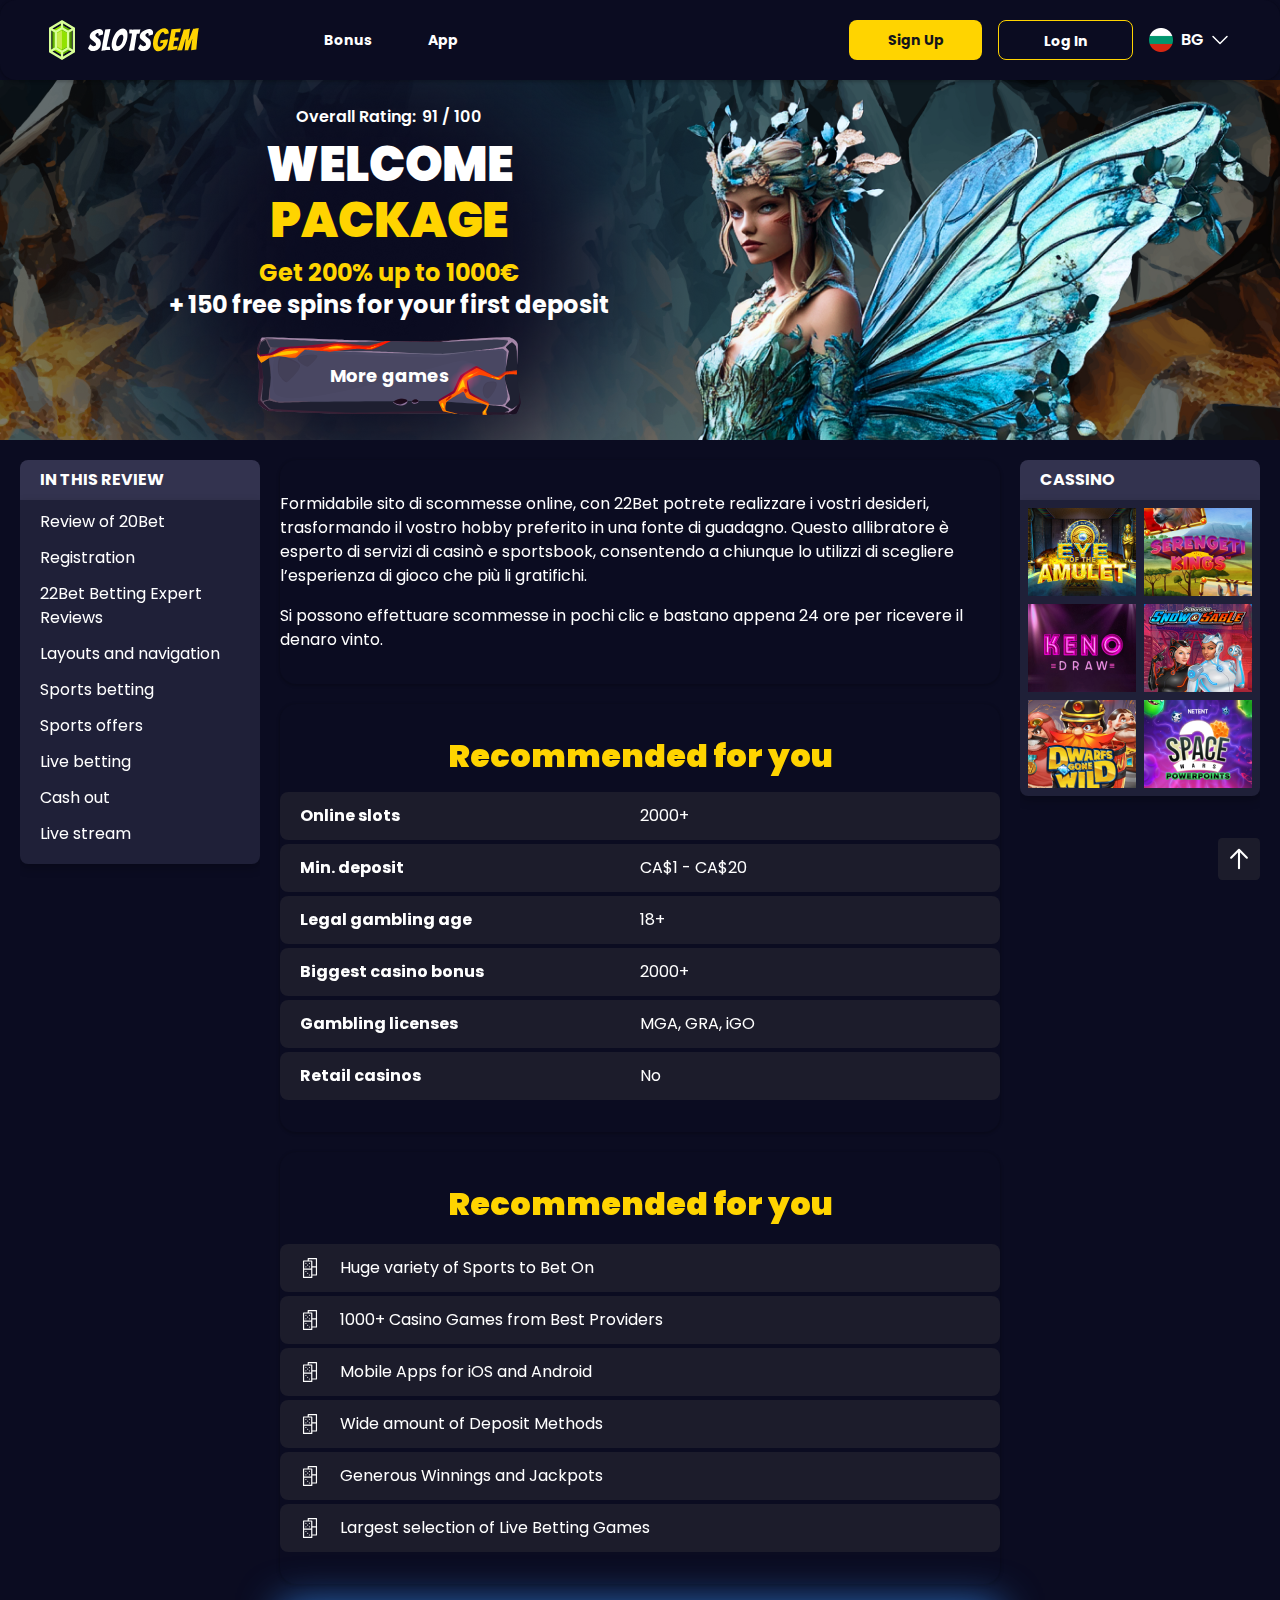
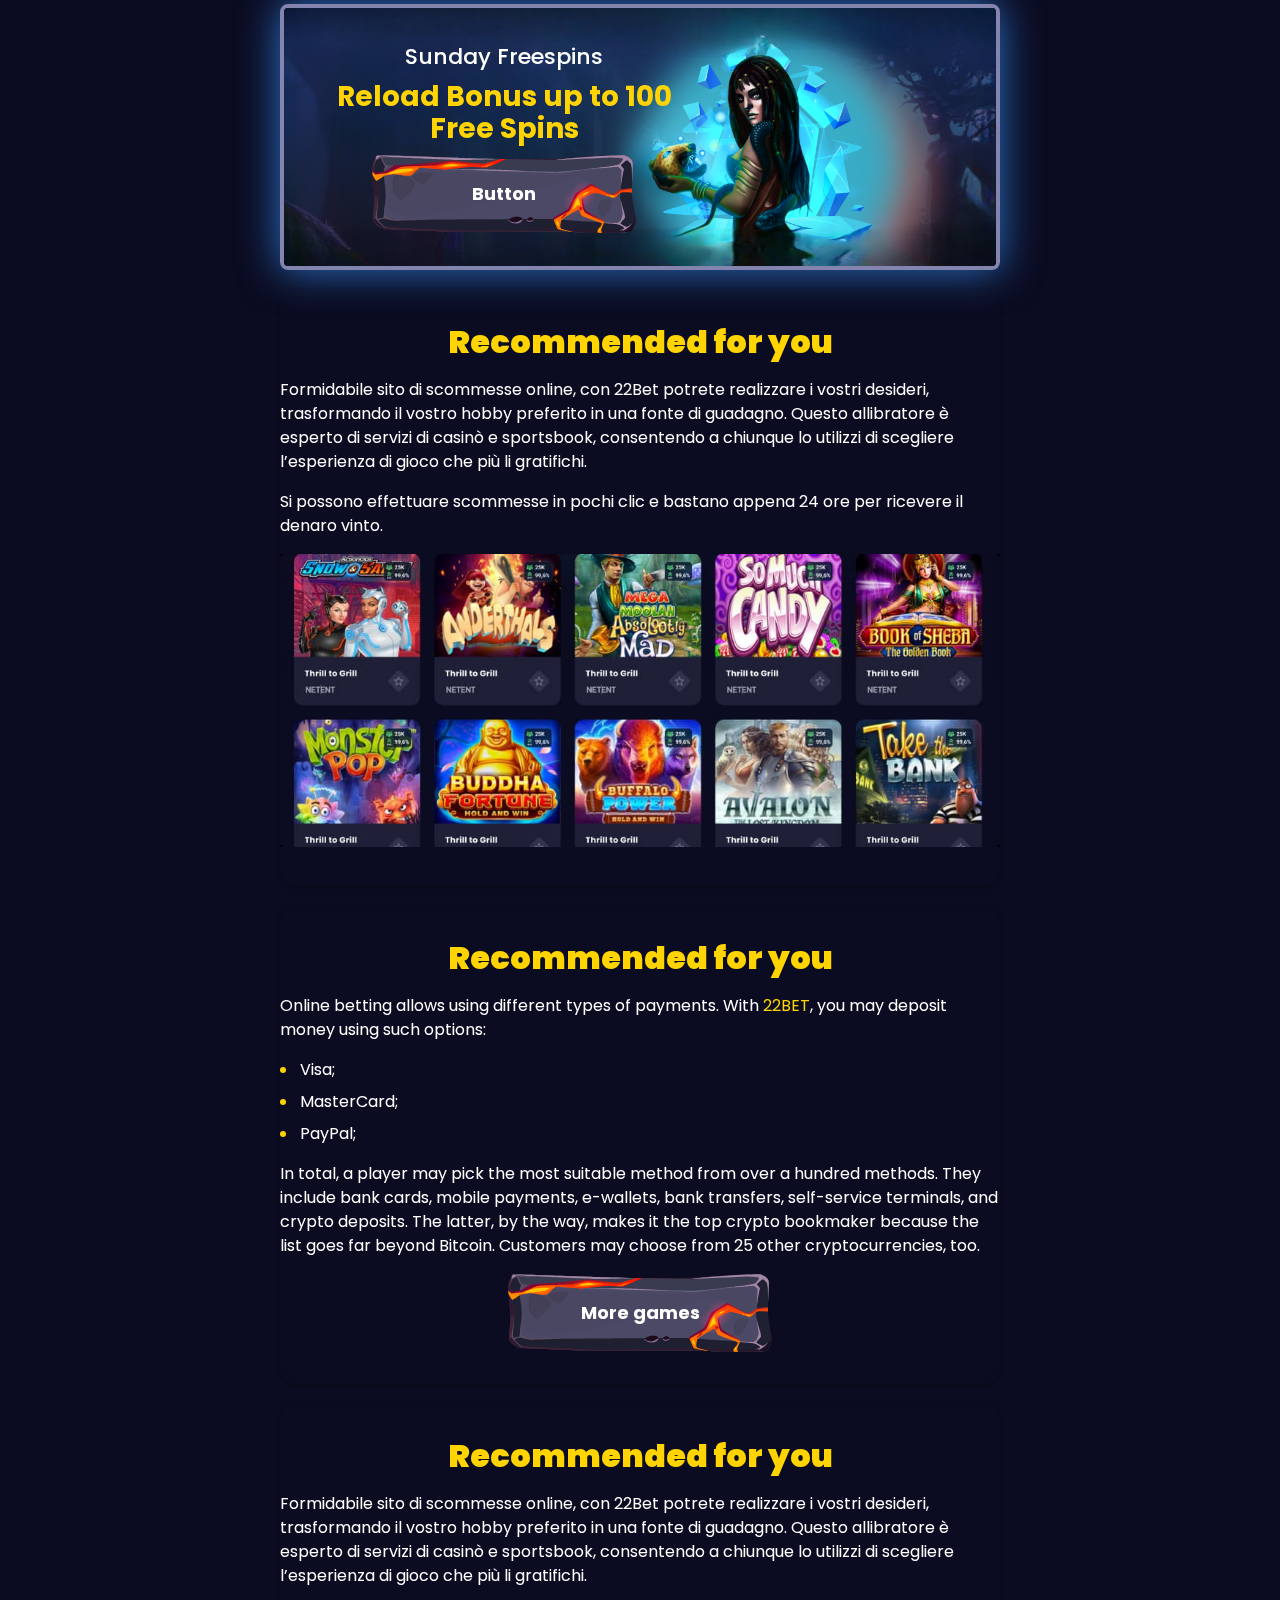
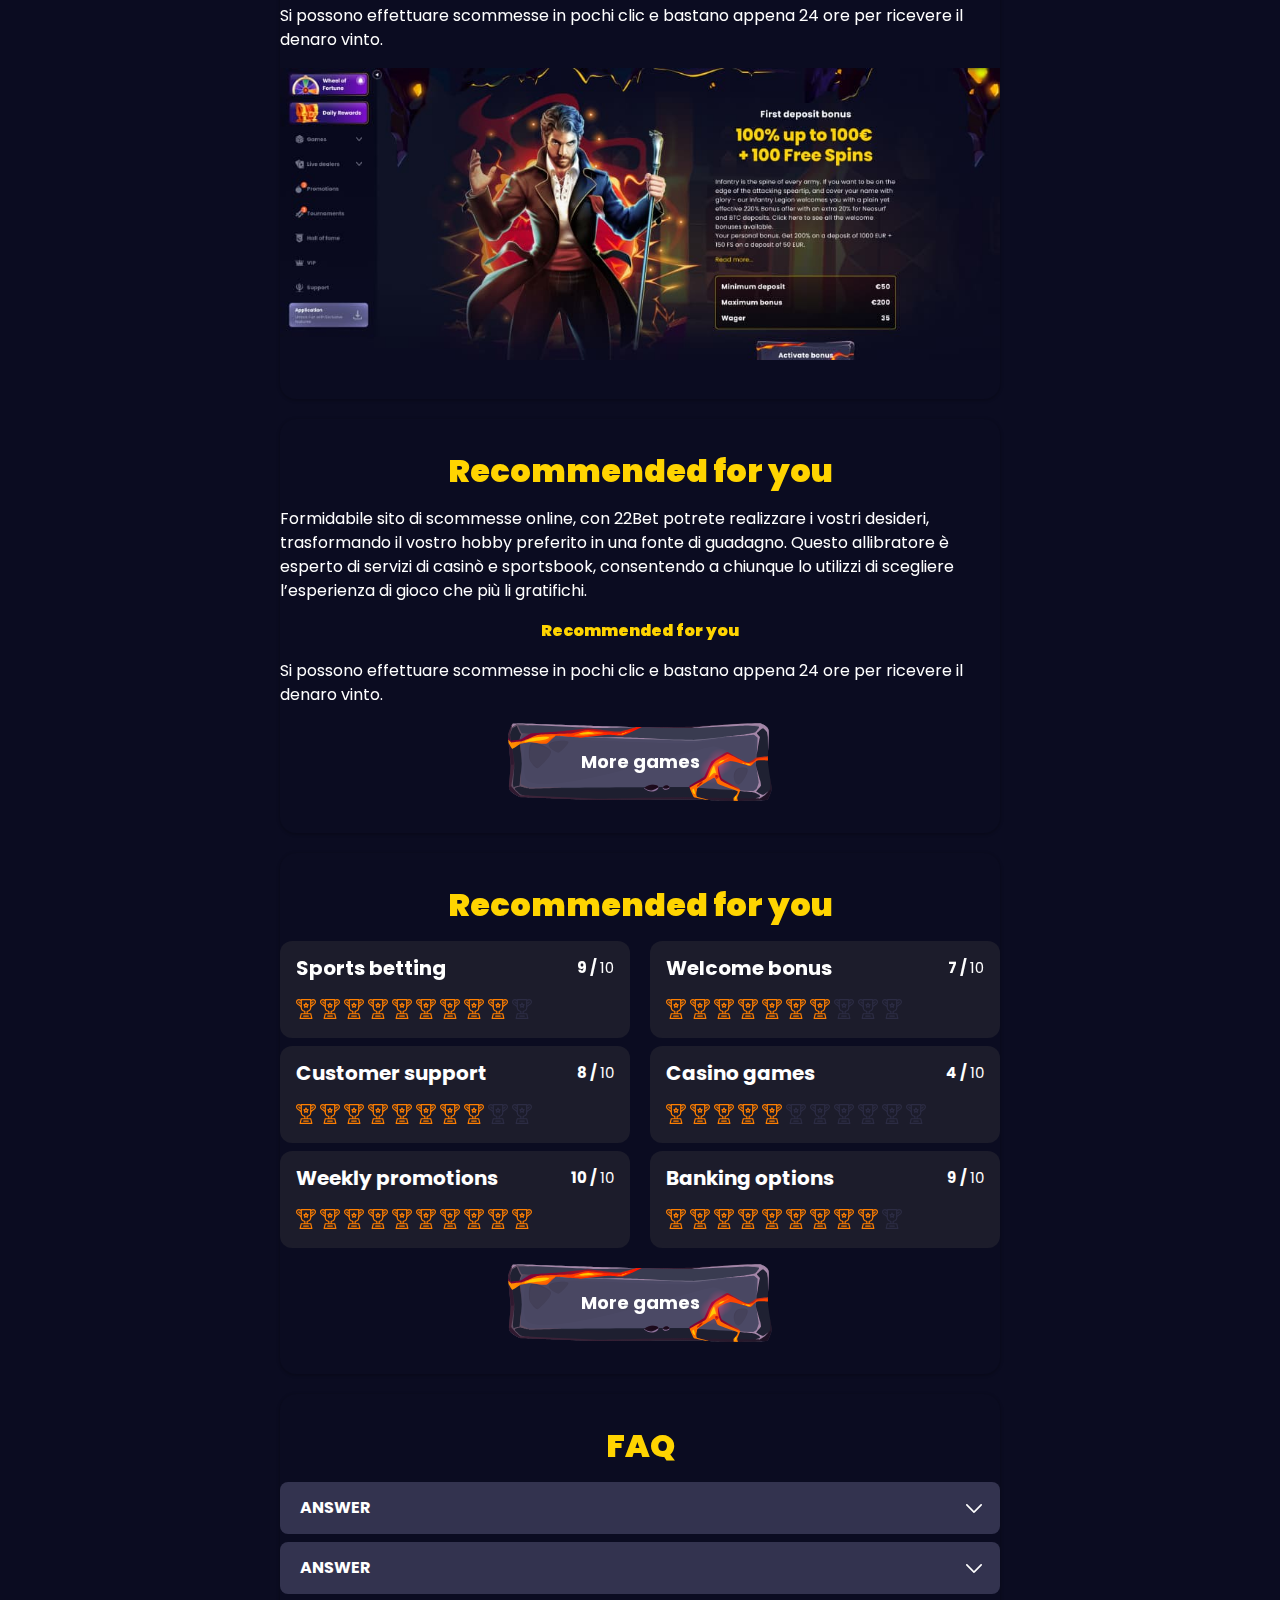
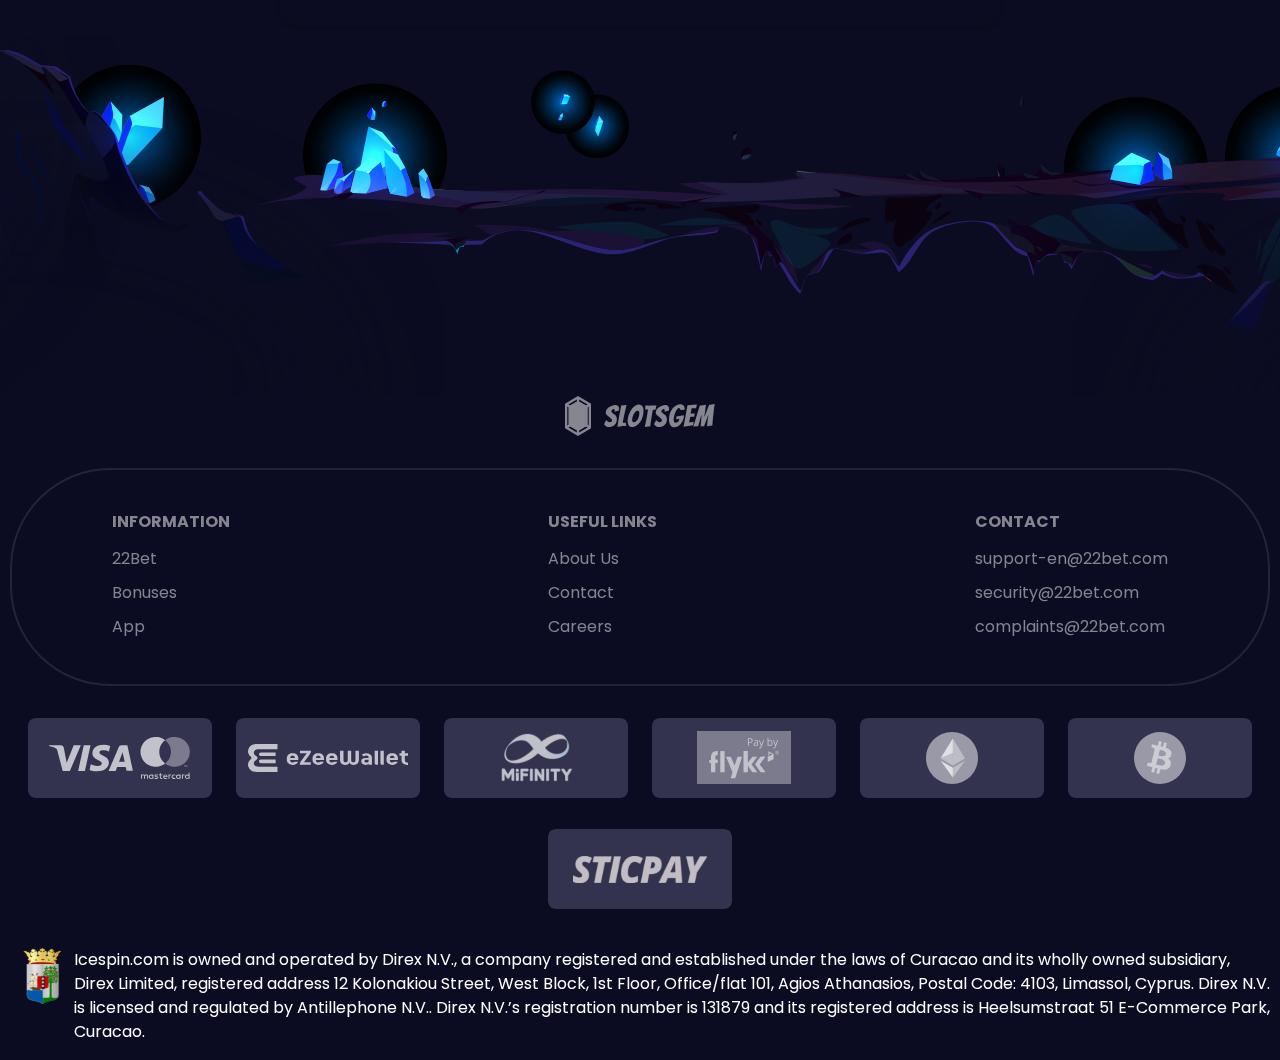
<file: index.html>
<!DOCTYPE html>
<html lang="bg">
  <head>
    <meta charset="UTF-8" />
    <meta name="viewport" content="width=device-width, initial-scale=1.0" />
    <title>Welcome package</title>
    <meta name="description" content="Get 200% up to 1000€
    + 150 free spins for your first deposit" />
    <meta property="og:site_name" content="Slotsgem Casino" />
    <meta property="og:title" content="Welcome package" />
    <meta property="og:type" content="website" />
    <meta property="og:url" content="http://slotgems.bg/" />
    <meta property="og:image" content />
    <meta property="og:image:alt" content />
    <meta property="og:locale" content="bg" />
    <meta property="og:description" content="Get 200% up to 1000€
    + 150 free spins for your first deposit" />
    <link rel="preconnect" href="https://fonts.googleapis.com" />
    <link rel="preconnect" href="https://fonts.gstatic.com" crossorigin />
    <link
      href="https://fonts.googleapis.com/css2?family=Poppins:wght@400;500;600;700;900&family=Roboto&family=Roboto+Condensed:ital,wght@0,100..900;1,100..900&display=swap"
      rel="stylesheet"
    />
    <link rel="stylesheet" href="./css/reset.css" />
    <link rel="stylesheet" href="./css/main.css" />
    <link rel="stylesheet" href="./css/media.css" />
    <link rel="icon" href="./images/Crystal.svg" type="image/svg+xml" />
    <script src="https://code.jquery.com/jquery-3.6.1.min.js" integrity="sha256-o88AwQnZB+VDvE9tvIXrMQaPlFFSUTR+nldQm1LuPXQ=" crossorigin="anonymous"></script>
  </head>
  <body>
    <header class="header">
      <section class="content header__content">
        <a href="#" class="logo header__logo"
          ><img src="./images/Logo.svg" alt="logo" title=""
        /></a>
        <button class="header__btn-menu">
          <svg
            width="16px"
            height="16px"
            viewBox="0 0 16 16"
            xmlns="http://www.w3.org/2000/svg"
          >
            <rect y="0" width="16" height="3" rx="1.5"></rect>
            <rect y="6.5" width="16" height="3" rx="1.5"></rect>
            <rect y="13" width="16" height="3" rx="1.5"></rect>
          </svg>
        </button>
        <nav class="menu header__menu">
          <ul class="header__menu-list">
            <li><a href="./bonuses.html">Bonus</a></li>
            <li><a href="./app.html">App</a></li>
          </ul>
          <div class="header__btn">
            <a
              href="#"
              class="header__button header__button-signin header__btn-signin"
              >Sign Up</a
            >
            <a
              href="#"
              class="header__button header__button-login header__btn-login"
              >Log in
            </a>
          </div>
        </nav>
        <a href="#" class="header__button header__button-signin">Sign Up</a>
        <a href="#" class="header__button header__button-login">Log in </a>
        <a href="#" class="header__country">
          <span>
            <img src="./images/flag.png" alt="flag" title />
          </span>
          <span>bg</span>
        </a>
      </section>
    </header> 
     <main class="main">
      <section class="hero hero__content">
        <div class="background hero__background">
          <img src="./images/main/bg-main.png" alt="hero" title />
        </div>
        <div class="hero__wrap">
          <div class="hero__data hero__data-main">
            <div>
              <div
                class="hero__rating"
                itemscope
                itemtype="http://schema.org/Game"
              >
                <p>Overall Rating:</p>
                <meta itemprop="name" content="http://slotgems.bg/" />
                <span
                  itemprop="aggregateRating"
                  itemscope
                  itemtype="http://schema.org/AggregateRating"
                >
                  <span itemprop="ratingValue">91</span>
                  <span>/</span>
                  <span itemprop="bestRating">100</span>
                  <meta itemprop="reviewCount" content="100" />
                </span>
              </div>
              <h1 class="title general hero__title">
                Welcome </br> <span>package</span>
              </h1>
              <p class="hero__text">
                <span>Get 200% up to 1000€</span>
                + 150 free spins for your first deposit
              </p>
              <a href="#" class="button hero__button">More games</a>
            </div>
          </div>   
        </div>
      </section>
      <div class="main__wrapper">
        <aside class="sidebar sidebar__left">
            <div class="sidebar__desk">In this review</div>
            <ul class="sidebar__list">
              <li><a href="#">Review of 20Bet</a></li>
              <li><a href="#">Registration</a></li>
              <li><a href="#">22Bet Betting Expert Reviews</a></li>
              <li><a href="#">Layouts and navigation</a></li>
              <li><a href="#">Sports betting</a></li>
              <li><a href="#">Sports offers</a></li>
              <li><a href="#">Live betting</a></li>
              <li><a href="#">Cash out</a></li>
              <li><a href="#">Live stream</a></li>
            </ul>
          </aside>  
          <section class="content__wrapper">
            <section class="content article">
                <p>Formidabile sito di scommesse online, con 22Bet potrete realizzare i vostri desideri, trasformando il vostro hobby preferito in una fonte di guadagno. Questo allibratore è esperto di servizi di casinò e sportsbook, consentendo a chiunque lo utilizzi di scegliere l’esperienza di gioco che più li gratifichi.</p>
                <p>Si possono effettuare scommesse in pochi clic e bastano appena 24 ore per ricevere il denaro vinto.</p>
            </section>
            <section class=" page-nav">
                <div class=" page-nav-desk sidebar__desk  js-button-expander">In this review</div>
             <ul class="page-nav-list sidebar__list js-expand-content">
               <li><a href="#">Review of 20Bet</a></li>
               <li><a href="#">Registration</a></li>
               <li><a href="#">22Bet Betting Expert Reviews</a></li>
               <li><a href="#">Layouts and navigation</a></li>
               <li><a href="#">Sports betting</a></li>
               <li><a href="#">Sports offers</a></li>
               <li><a href="#">Live betting</a></li>
               <li><a href="#">Cash out</a></li>
               <li><a href="#">Live stream</a></li>
             </ul>
           </section> 
           <section class="page-casino">
            <div class="page-casino-desk sidebar__desk">Cassino</div>
            <ul class="page-casino-cards sidebar__cards">
             <li><a href="#"><img src="./images/main/casino1.png" alt="casino-cards" title></a></li>
             <li><a href="#"><img src="./images/main/casino2.png" alt="casino-cards" title></a></li>
             <li><a href="#"><img src="./images/main/casino3.png" alt="casino-cards" title></a></li>
             <li><a href="#"><img src="./images/main/casino4.png" alt="casino-cards" title></a></li>
             <li><a href="#"><img src="./images/main/casino5.png" alt="casino-cards" title></a></li>
             <li><a href="#"><img src="./images/main/casino6.png" alt="casino-cards" title></a></li>
            </ul>
           </section>
           <section class="content about">
            <h2 class="title high about__title">Recommended for you</h2>
            <table class="about__table">
              <tbody class="about__group">
                
                  <tr>
                  <td>Online slots</td>
                  <td>2000+</td>
                 </tr>
                 <tr>
                  <td>Min. deposit</td>
                  <td>CA$1 - CA$20</td>
                 </tr>
                 <tr>
                  <td>Legal gambling age</td>
                  <td>18+</td>
                 </tr>
                </div>
              </tbody>
              <tbody class="about__group">
                    <tr>
                    <td>Biggest casino bonus</td>
                    <td>2000+</td>
                  </tr>
                  <tr>
                    <td>Gambling licenses</td>
                    <td>MGA, GRA, iGO</td>
                  </tr>
                  <tr>
                    <td>Retail casinos</td>
                    <td>No</td>
                  </tr>
                </div>
              </tbody>
            </table>
          </section> 
           <section class="content features">
            <h2 class="title high features__title">Recommended for you</h2>
              <div class="features__list">
                <div class="features__info">
                <ul >
                  <li class="features__item">
                          Huge variety of Sports to Bet On
                  </li>
                  <li>
                    1000+ Casino Games from Best Providers
                  </li>
                  <li>
                    Mobile Apps for iOS and Android
                  </li>
                </ul>
                </div>
               <div class="features__info">
                <ul >
                  <li>
                    Wide amount of Deposit Methods
                  </li>
                  <li>
                    Generous Winnings and Jackpots
                  </li>
                  <li>
                   Largest selection of Live Betting Games
                  </li>
                </ul>
               </div>
              </div>
          </section>  
         
            <section class="content banner">
                <div class="background">
                    <img src="./images/main/banner-main.png" alt="banner" title>
                </div>
               <div class="banner__content">
                <div class="banner__data">
                  <h2 class="title high banner__title">Sunday Freespins<span>Reload Bonus 
                    up to 100 Free Spins</span></h2>
                  
                  <a href="#" class="button banner__button">Button</a>
              </div>
               </div>
            </section>
             <section class="content article">
              <h2  class="title high article__title">Recommended for you</h2>
                <p>Formidabile sito di scommesse online, con 22Bet potrete realizzare i vostri desideri, trasformando il vostro hobby preferito in una fonte di guadagno. Questo allibratore è esperto di servizi di casinò e sportsbook, consentendo a chiunque lo utilizzi di scegliere l’esperienza di gioco che più li gratifichi.</p>
                <p>Si possono effettuare scommesse in pochi clic e bastano appena 24 ore per ricevere il denaro vinto.</p>
                <div class="images">
                    <img src="./images/main/img-main1.jpg" alt="banner" title>
                </div>
            </section>
            <section class="content article">
                <h2  class="title high article__title">Recommended for you</h2>
                    <p>Online betting allows using different types of payments. With <a href="#" class="article__link">22BET</a>, you may deposit money using such options: </p>
                    <ul>
                        <li>Visa;</li>
                        <li>MasterCard;</li>
                        <li>PayPal;</li>
                    </ul>
                    <p>In total, a player may pick the most suitable method from over a hundred methods. They include bank cards, mobile payments, e-wallets, bank transfers, self-service terminals, and crypto deposits. The latter, by the way, makes it the top crypto bookmaker because the list goes far beyond Bitcoin. Customers may choose from 25 other cryptocurrencies, too.
                    </p>
                    <a href="#" class="button article__button">More games</a>
            </section>
            <section class="content article">
                <h2  class="title high article__title">Recommended for you</h2>
                <p>Formidabile sito di scommesse online, con 22Bet potrete realizzare i vostri desideri, trasformando il vostro hobby preferito in una fonte di guadagno. Questo allibratore è esperto di servizi di casinò e sportsbook, consentendo a chiunque lo utilizzi di scegliere l’esperienza di gioco che più li gratifichi.</p>
                <p>Si possono effettuare scommesse in pochi clic e bastano appena 24 ore per ricevere il denaro vinto.</p>
                <div class="images">
                    <img src="./images/main/img-main2.jpg" alt="banner" title>
                </div>
            </section>
            <section class="content article">
                <h2  class="title high article__title">Recommended for you</h2>
                <p>Formidabile sito di scommesse online, con 22Bet potrete realizzare i vostri desideri, trasformando il vostro hobby preferito in una fonte di guadagno. Questo allibratore è esperto di servizi di casinò e sportsbook, consentendo a chiunque lo utilizzi di scegliere l’esperienza di gioco che più li gratifichi.</p>
                <h3>Recommended for you</h3>
                <p>Si possono effettuare scommesse in pochi clic e bastano appena 24 ore per ricevere il denaro vinto.</p>
                <a href="#" class="button article__button">More games</a>
            </section>
            <section class="content ratings">
              <h2 class="title high ratings__title">Recommended for you</h2>
              <ul class="ratings__list">
                <li>
                  <div  class="ratings__info">
                    <p>Sports betting</p>
                    <span class="ratings__data">
                      <span>9</span>
                      <span>/</span>
                      <span>10</span>
                    </span>
                  </div>
                  <div class="ratings__img">
                  <img src="./images/main/ratings-icon-gold.svg" alt="ratings" title>
                  <img src="./images/main/ratings-icon-gold.svg" alt="ratings" title>
                  <img src="./images/main/ratings-icon-gold.svg" alt="ratings" title>
                  <img src="./images/main/ratings-icon-gold.svg" alt="ratings" title>
                  <img src="./images/main/ratings-icon-gold.svg" alt="ratings" title>
                  <img src="./images/main/ratings-icon-gold.svg" alt="ratings" title>
                  <img src="./images/main/ratings-icon-gold.svg" alt="ratings" title>
                  <img src="./images/main/ratings-icon-gold.svg" alt="ratings" title>
                  <img src="./images/main/ratings-icon-gold.svg" alt="ratings" title>
                  <img src="./images/main/ratings-icon-grey.svg" alt="ratings" title>
                  
                </div>
                  
                 
                </li>
                
              
                <li>
                  <div class="ratings__info">
                    <p>Welcome bonus</p>
                    <span class="ratings__data">
                      <span>7</span>
                      <span>/</span>
                      <span>10</span>
                    </span>
                  </div>
                  <div class="ratings__img">
                    <img src="./images/main/ratings-icon-gold.svg" alt="ratings" title>
                  <img src="./images/main/ratings-icon-gold.svg" alt="ratings" title>
                  <img src="./images/main/ratings-icon-gold.svg" alt="ratings" title>
                  <img src="./images/main/ratings-icon-gold.svg" alt="ratings" title>
                  <img src="./images/main/ratings-icon-gold.svg" alt="ratings" title>
                  <img src="./images/main/ratings-icon-gold.svg" alt="ratings" title>
                  <img src="./images/main/ratings-icon-gold.svg" alt="ratings" title>
                  <img src="./images/main/ratings-icon-grey.svg" alt="ratings" title>
                  <img src="./images/main/ratings-icon-grey.svg" alt="ratings" title>
                  <img src="./images/main/ratings-icon-grey.svg" alt="ratings" title>
                  
                  </div>
                  
                  
                </li>
                <li>
                  <div class="ratings__info">
                    <p>Customer support</p>
                    <span class="ratings__data">
                      <span>8</span>
                      <span>/</span>
                      <span>10</span>
                    </span>
                  </div>
                  <div class="ratings__img">
                    <img src="./images/main/ratings-icon-gold.svg" alt="ratings" title>
                    <img src="./images/main/ratings-icon-gold.svg" alt="ratings" title>
                    <img src="./images/main/ratings-icon-gold.svg" alt="ratings" title>
                    <img src="./images/main/ratings-icon-gold.svg" alt="ratings" title>
                    <img src="./images/main/ratings-icon-gold.svg" alt="ratings" title>
                    <img src="./images/main/ratings-icon-gold.svg" alt="ratings" title>
                    <img src="./images/main/ratings-icon-gold.svg" alt="ratings" title>
                    <img src="./images/main/ratings-icon-gold.svg" alt="ratings" title>
                    <img src="./images/main/ratings-icon-grey.svg" alt="ratings" title>
                  <img src="./images/main/ratings-icon-grey.svg" alt="ratings" title>
                  </div>
                 
                  
                  
              </li>
                <li>
                  <div class="ratings__info">
                    <p>Casino games</p>
                    <span class="ratings__data">
                      <span>4</span>
                      <span>/</span>
                      <span>10</span>
                    </span>
                  </div>
                  <div class="ratings__img">
                    <img src="./images/main/ratings-icon-gold.svg" alt="ratings" title>
                    <img src="./images/main/ratings-icon-gold.svg" alt="ratings" title>
                    <img src="./images/main/ratings-icon-gold.svg" alt="ratings" title>
                    <img src="./images/main/ratings-icon-gold.svg" alt="ratings" title>
                    <img src="./images/main/ratings-icon-gold.svg" alt="ratings" title>
                    <img src="./images/main/ratings-icon-grey.svg" alt="ratings" title>
                    <img src="./images/main/ratings-icon-grey.svg" alt="ratings" title>
                    <img src="./images/main/ratings-icon-grey.svg" alt="ratings" title>
                    <img src="./images/main/ratings-icon-grey.svg" alt="ratings" title>
                    <img src="./images/main/ratings-icon-grey.svg" alt="ratings" title>
                    <img src="./images/main/ratings-icon-grey.svg" alt="ratings" title>
                  </div>
                 
                </li>
               
                <li>
                  <div class="ratings__info">
                    <p>Weekly promotions</p>
                    <span class="ratings__data">
                      <span>10</span>
                      <span>/</span>
                      <span>10</span>
                    </span>
                  </div> 
                  <div class="ratings__img">
                    <img src="./images/main/ratings-icon-gold.svg" alt="ratings" title>
                    <img src="./images/main/ratings-icon-gold.svg" alt="ratings" title>
                    <img src="./images/main/ratings-icon-gold.svg" alt="ratings" title>
                    <img src="./images/main/ratings-icon-gold.svg" alt="ratings" title>
                    <img src="./images/main/ratings-icon-gold.svg" alt="ratings" title>
                    <img src="./images/main/ratings-icon-gold.svg" alt="ratings" title>
                    <img src="./images/main/ratings-icon-gold.svg" alt="ratings" title>
                    <img src="./images/main/ratings-icon-gold.svg" alt="ratings" title>
                    <img src="./images/main/ratings-icon-gold.svg" alt="ratings" title>
                    <img src="./images/main/ratings-icon-gold.svg" alt="ratings" title>
                  </div>
                 
                  
                
                </li>
                
            
                <li>
                  <div class="ratings__info">
                    <p>Banking options</p>
                    <span class="ratings__data">
                      <span>9</span>
                      <span>/</span>
                      <span>10</span>
                    </span>
                  </div>
                  <div class="ratings__img">
                    <img src="./images/main/ratings-icon-gold.svg" alt="ratings" title>
                    <img src="./images/main/ratings-icon-gold.svg" alt="ratings" title>
                    <img src="./images/main/ratings-icon-gold.svg" alt="ratings" title>
                    <img src="./images/main/ratings-icon-gold.svg" alt="ratings" title>
                    <img src="./images/main/ratings-icon-gold.svg" alt="ratings" title>
                    <img src="./images/main/ratings-icon-gold.svg" alt="ratings" title>
                    <img src="./images/main/ratings-icon-gold.svg" alt="ratings" title>
                    <img src="./images/main/ratings-icon-gold.svg" alt="ratings" title>
                    <img src="./images/main/ratings-icon-gold.svg" alt="ratings" title>
                    <img src="./images/main/ratings-icon-grey.svg" alt="ratings" title>
                  </div>
                  
                  
                  
                </li>
             
          
              </ul>
              <a href="#" class="button ratings__button">More games</a>
            </section>   
              <section class="content faq">
                <h2 class="title high faq__title">FAQ</h2>
                <ul class="faq__list" itemscope itemtype="https://schema.org/FAQPage">
                  <li class="faq__item"  itemscope itemprop="mainEntity" itemtype="https://schema.org/Question">
                    <h3 class="title medium faq__subtitle js-button-expander"  itemprop="name">Answer
                     </h3>
                    <div  class="faq__answer js-expand-content" itemscope  itemprop="acceptedAnswer" itemtype="https://schema.org/Answer">
                      <p  itemprop="text">
                        This is Photoshop's version of Lorem Ipsum. Proin gravida nibh vel velit auctor aliquet. Aenean sollicitudin, lorem quis bibendum auctor, nisi elit consequat ipsum, nec sagittis sem nibh id elit. Duis sed odio sit amet nibh vulputate cursus a sit amet mauris. Morbi accumsan ipsum velit. Nam nec tellus a odio tincidunt auctor a ornare odio. 
                      </p>
                    </div>
                  </li>
                  <li class="faq__item"  itemscope itemprop="mainEntity" itemtype="https://schema.org/Question">
                    <h3 class="title medium faq__subtitle js-button-expander"  itemprop="name">Answer</h3>
                    <div class="faq__answer js-expand-content" itemscope  itemprop="acceptedAnswer" itemtype="https://schema.org/Answer">
                      <p  itemprop="text">
                        This is Photoshop's version of Lorem Ipsum. Proin gravida nibh vel velit auctor aliquet. Aenean sollicitudin, lorem quis bibendum auctor, nisi elit consequat ipsum, nec sagittis sem nibh id elit. Duis sed odio sit amet nibh vulputate cursus a sit amet mauris. Morbi accumsan ipsum velit. Nam nec tellus a odio tincidunt auctor a ornare odio. 
                      </p>
                    </div>
                  </li> 
                </ul>
              </section>   
               <div class=""  onclick="scrollToTop()">
                <button class="main__arrow" id="scrollToTopBtn"></button>
              </div>  
          </section>
          <aside class="sidebar sidebar__right">
            <div class="sidebar__desk">Cassino</div>
           <ul class="sidebar__cards">
            <li><a href="#"><img src="./images/main/casino1.png" alt="casino-cards" title></a></li>
            <li><a href="#"><img src="./images/main/casino2.png" alt="casino-cards" title></a></li>
            <li><a href="#"><img src="./images/main/casino3.png" alt="casino-cards" title></a></li>
            <li><a href="#"><img src="./images/main/casino4.png" alt="casino-cards" title></a></li>
            <li><a href="#"><img src="./images/main/casino5.png" alt="casino-cards" title></a></li>
            <li><a href="#"><img src="./images/main/casino6.png" alt="casino-cards" title></a></li>
           </ul>
          </aside> 
      </div>
    </main>  
     <footer class="footer">
        <section class="footer__content">
            <a href="#" class="logo footer__logo"
          ><img src="./images/footer-logo.svg" alt="logo" title=""
        /></a>
        <ul class="footer__menu">
            <li>
              <div>Information</div>
              <ul class="footer__info">
                <li><a href="#">22Bet</a></li>
                <li><a href="#">Bonuses</a></li>
                <li><a href="#">App</a></li>
                
              </ul>
            </li>
            <li>
              <div>USEFUL LINKS</div>
              <ul class="footer__info">
                <li><a href="#">About Us</a></li>
                <li><a href="#">Contact</a></li>
                <li><a href="#">Careers</a></li>
              </ul>
            </li>
            <li>
              <div>Contact</div>
              <ul class="footer__info">
                <li><a href="#">support-en@22bet.com</a></li>
                <li><a href="#">security@22bet.com</a></li>
                <li><a href="#">complaints@22bet.com</a></li>
              </ul>
            </li>
          </ul>
          <ul class="footer__cards">
            <li><a href="#"><img src="./images/visa.svg" alt="cards" title></a></li>
            <li><a href="#"><img src="./images/ezee.svg" alt="cards" title></a></li>
            <li><a href="#"><img src="./images/mifinity.svg" alt="cards" title></a></li>
            <li><a href="#"><img src="./images/flyk.svg" alt="cards" title></a></li>
            <li><a href="#"><img src="./images/Frame.svg" alt="cards" title></a></li>
            <li><a href="#"><img src="./images/bitcoin.svg" alt="cards" title></a></li>
            <li><a href="#"><img src="./images/sticpay.svg" alt="cards" title></a></li>
          </ul>
          <div class="footer__wrap">
            <img src="./images/footer-frame.svg" alt="logo" title>
            <p>Icespin.com is owned and operated by Direx N.V., a company registered and established under the laws of Curacao and its wholly owned subsidiary, Direx Limited, registered address 12 Kolonakiou Street, West Block, 1st Floor, Office/flat 101, Agios Athanasios, Postal Code: 4103, Limassol, Cyprus. Direx N.V. is licensed and regulated by Antillephone N.V.. Direx N.V.’s registration number is 131879 and its registered address is Heelsumstraat 51 E-Commerce Park, Curacao.</p>
          </div>
        </section>
    </footer>  
    
    <script src="./js/expander.js" defer></script>
    <script src="./js/arrowUp.js" defer></script>
    <script src="./js/mobile-menu.js" defer></script>
  </body>
</html>
</file>
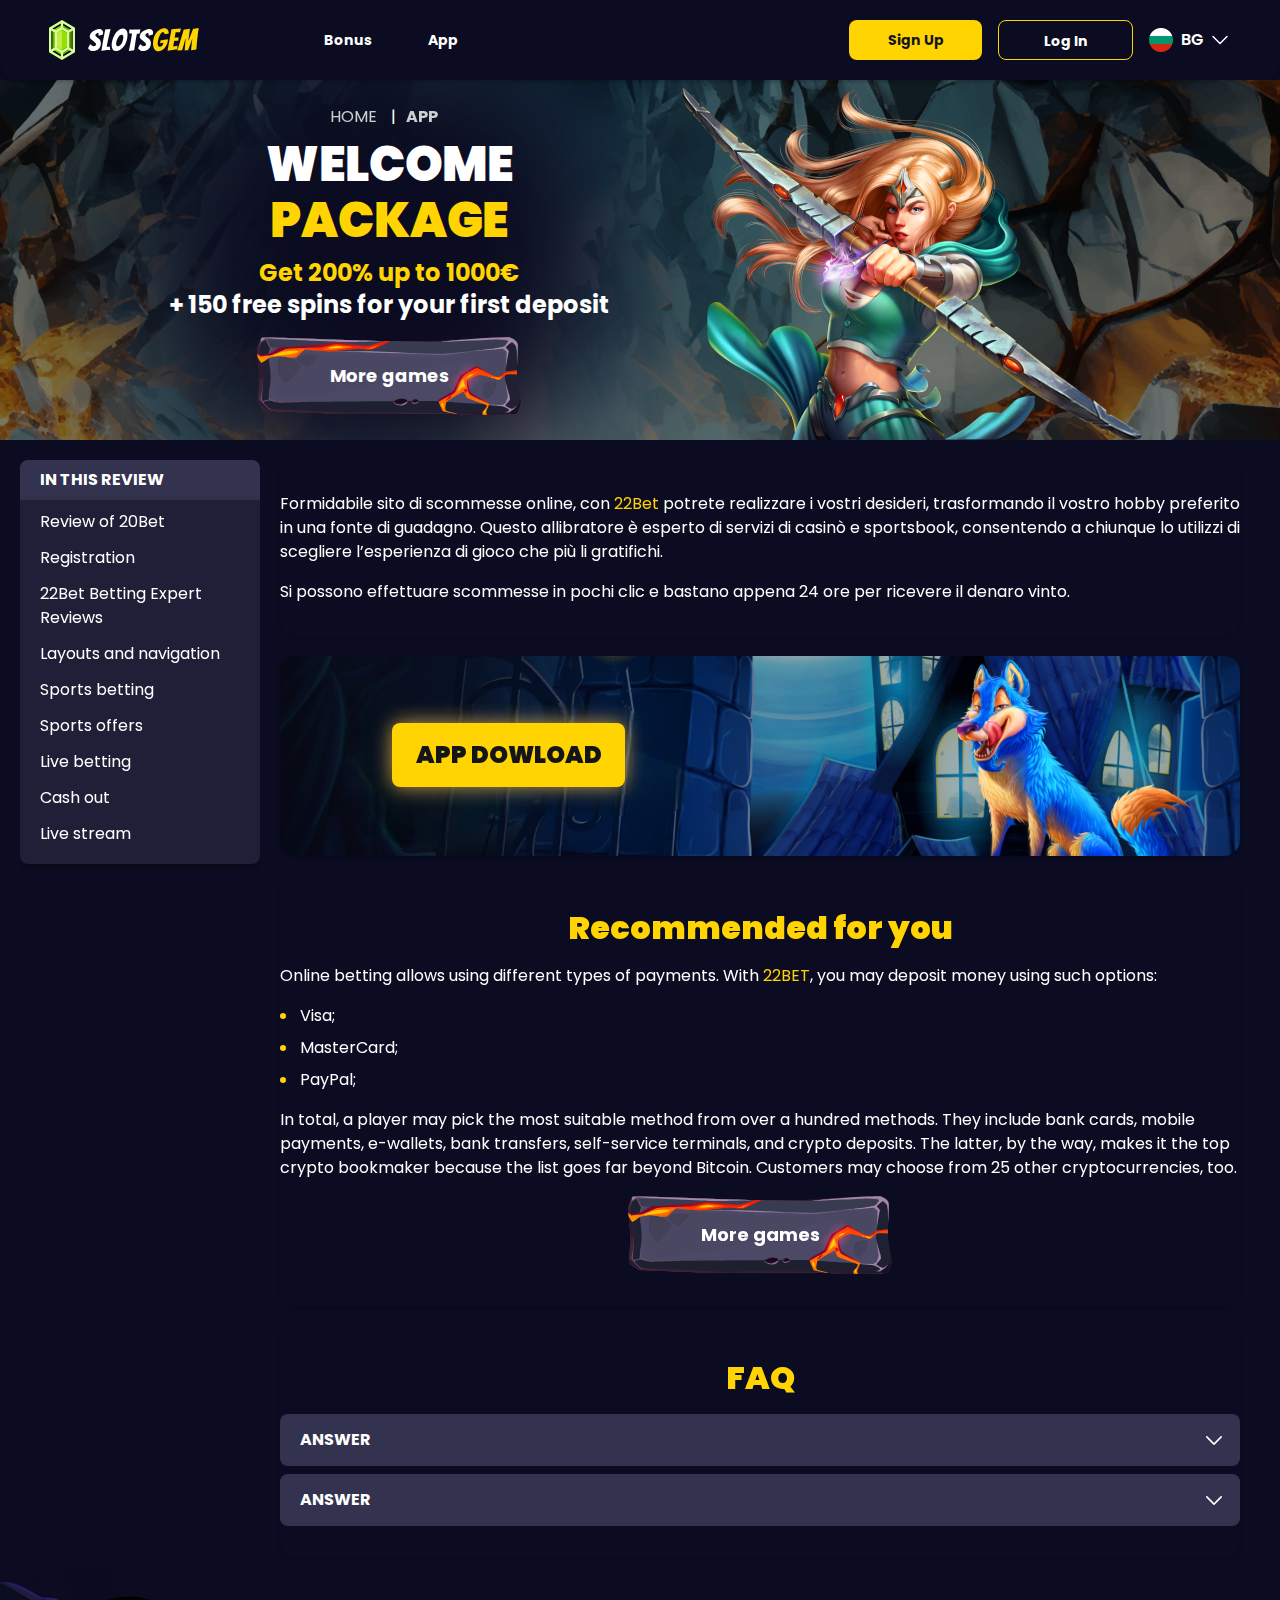
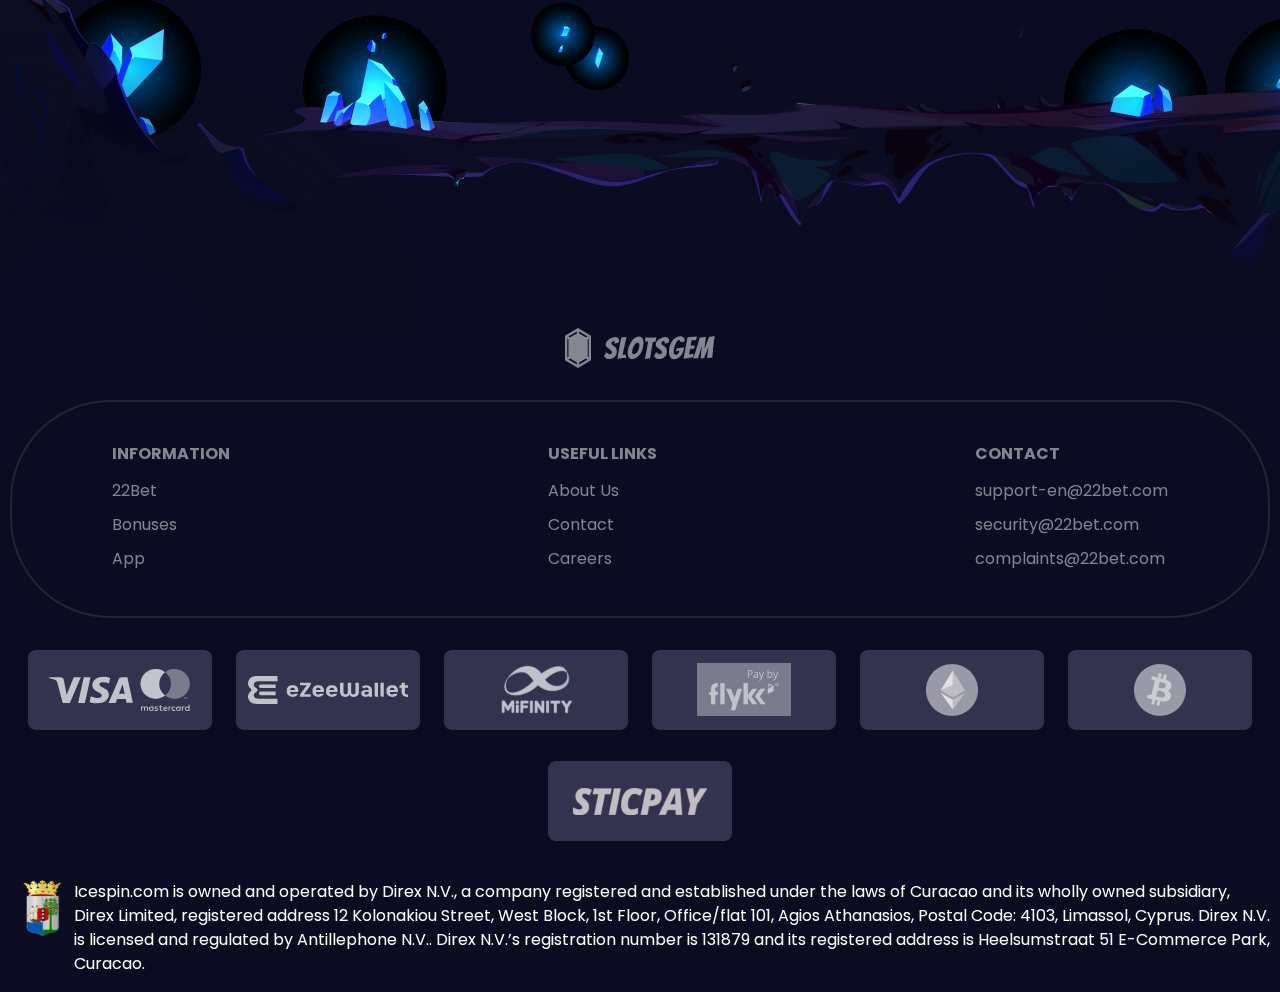
<file: app.html>
<!DOCTYPE html>
<html lang="bg">
  <head>
    <meta charset="UTF-8" />
    <meta name="viewport" content="width=device-width, initial-scale=1.0" />
    <title>Welcome package</title>
    <meta name="description" content="Get 200% up to 1000€
    + 150 free spins for your first deposit" />
    <meta property="og:site_name" content="Slotsgem Casino" />
    <meta property="og:title" content="Welcome package" />
    <meta property="og:type" content="website" />
    <meta property="og:url" content="http://slotgems.bg/" />
    <meta property="og:image" content />
    <meta property="og:image:alt" content />
    <meta property="og:locale" content="bg" />
    <meta property="og:description" content="Get 200% up to 1000€
    + 150 free spins for your first deposit" />
    <link rel="preconnect" href="https://fonts.googleapis.com" />
    <link rel="preconnect" href="https://fonts.gstatic.com" crossorigin />
    <link
      href="https://fonts.googleapis.com/css2?family=Poppins:wght@400;500;600;700;900&family=Roboto&family=Roboto+Condensed:ital,wght@0,100..900;1,100..900&display=swap"
      rel="stylesheet"
    />
    <link rel="stylesheet" href="./css/reset.css" />
    <link rel="stylesheet" href="./css/main.css" />
    <link rel="stylesheet" href="./css/media.css" />
    <link rel="icon" href="./images/Crystal.svg" type="image/svg+xml" />
    <script src="https://code.jquery.com/jquery-3.6.1.min.js" integrity="sha256-o88AwQnZB+VDvE9tvIXrMQaPlFFSUTR+nldQm1LuPXQ=" crossorigin="anonymous"></script>
  </head>
  <body>
    <header class="header">
      <section class="content header__content">
        <a href="./index.html" class="logo header__logo"
          ><img src="./images/Logo.svg" alt="logo" title=""
        /></a>
        <button class="header__btn-menu">
          <svg
            width="16px"
            height="16px"
            viewBox="0 0 16 16"
            xmlns="http://www.w3.org/2000/svg"
          >
            <rect y="0" width="16" height="3" rx="1.5"></rect>
            <rect y="6.5" width="16" height="3" rx="1.5"></rect>
            <rect y="13" width="16" height="3" rx="1.5"></rect>
          </svg>
        </button>
        <nav class="menu header__menu">
          <ul class="header__menu-list">
            <li><a href="./bonuses.html">Bonus</a></li>
            <li><a href="#">App</a></li>
          </ul>
          <div class="header__btn">
            <a
              href="#"
              class="header__button header__button-signin header__btn-signin"
              >Sign Up</a
            >
            <a
              href="#"
              class="header__button header__button-login header__btn-login"
              >Log in
            </a>
          </div>
        </nav>
        <a href="#" class="header__button header__button-signin">Sign Up</a>
        <a href="#" class="header__button header__button-login">Log in </a>
        <a href="#" class="header__country">
          <span>
            <img src="./images/flag.png" alt="flag" title />
          </span>
          <span>bg</span>
        </a>
      </section>
    </header>
    <main class="main">
      <section class="hero hero__content">
        <div class="background hero__background">
          <img src="./images/app/bg-app.png" alt="hero" title />
        </div>
        <div class="hero__wrap">
          <div class="hero__data hero__data-main">
            <div>
                <ul
                class="breadcrumbs"
                itemscope
                itemtype="https://schema.org/BreadcrumbList"
              >
                <li
                  itemprop="itemListElement"
                  itemscope
                  itemtype="https://schema.org/ListItem"
                >
                  <a href="#" itemprop="item">
                    <span itemprop="name">Home</span></a
                  >
                  <meta itemprop="position" content="1" />
                </li>
                <li
                  itemprop="itemListElement"
                  itemscope
                  itemtype="https://schema.org/ListItem"
                >
                  <a itemprop="item"> <span itemprop="name">App</span></a>
                  <meta itemprop="position" content="2" />
                </li>
              </ul>
              <h1 class="title general hero__title">
                Welcome </br> <span>package</span>
              </h1>
              <p class="hero__text">
                <span>Get 200% up to 1000€</span>
                + 150 free spins for your first deposit
              </p>
              <a href="#" class="button hero__button">More games</a>
            </div>
          </div>   
        </div>
      </section>
      <div class="main__wrapper main__wrapper-app">
        <aside class="sidebar sidebar__left">
            <div class="sidebar__desk">In this review</div>
            <ul class="sidebar__list">
              <li><a href="#">Review of 20Bet</a></li>
              <li><a href="#">Registration</a></li>
              <li><a href="#">22Bet Betting Expert Reviews</a></li>
              <li><a href="#">Layouts and navigation</a></li>
              <li><a href="#">Sports betting</a></li>
              <li><a href="#">Sports offers</a></li>
              <li><a href="#">Live betting</a></li>
              <li><a href="#">Cash out</a></li>
              <li><a href="#">Live stream</a></li>
            </ul>
          </aside>  
          <section class="content__wrapper content__wrapper-page">
            <section class="content article">
                <p>Formidabile sito di scommesse online, con <a href="#" class="article__link">22Bet</a> potrete realizzare i vostri desideri, trasformando il vostro hobby preferito in una fonte di guadagno. Questo allibratore è esperto di servizi di casinò e sportsbook, consentendo a chiunque lo utilizzi di scegliere l’esperienza di gioco che più li gratifichi.</p>
                <p>Si possono effettuare scommesse in pochi clic e bastano appena 24 ore per ricevere il denaro vinto.</p>
            </section>
            <section class=" page-nav">
                <div class=" page-nav-desk sidebar__desk js-button-expander ">In this review</div>
             <ul class="page-nav-list sidebar__list js-expand-content">
               <li><a href="#">Review of 20Bet</a></li>
               <li><a href="#">Registration</a></li>
               <li><a href="#">22Bet Betting Expert Reviews</a></li>
               <li><a href="#">Layouts and navigation</a></li>
               <li><a href="#">Sports betting</a></li>
               <li><a href="#">Sports offers</a></li>
               <li><a href="#">Live betting</a></li>
               <li><a href="#">Cash out</a></li>
               <li><a href="#">Live stream</a></li>
             </ul>
           </section> 
           <section class="page-casino">
            <div class="page-casino-desk sidebar__desk">Cassino</div>
            <ul class="page-casino-cards sidebar__cards">
             <li><a href="#"><img src="./images/main/casino1.png" alt="casino-cards" title></a></li>
             <li><a href="#"><img src="./images/main/casino2.png" alt="casino-cards" title></a></li>
             <li><a href="#"><img src="./images/main/casino3.png" alt="casino-cards" title></a></li>
             <li><a href="#"><img src="./images/main/casino4.png" alt="casino-cards" title></a></li>
             <li><a href="#"><img src="./images/main/casino5.png" alt="casino-cards" title></a></li>
             <li><a href="#"><img src="./images/main/casino6.png" alt="casino-cards" title></a></li>
            </ul>
           </section>
            <section class="content banner__app">
                <div class="background background-app">
                    <img src="./images/app/banner-app.png" alt="banner" title>
                </div>
                <div class="banner__data-app">
                    <a href="#" class="button banner-btn">App Dowload</a>    
                </div> 
            </section>
            <section class="content article">
                <h2  class="title high article__title">Recommended for you</h2>
                    <p>Online betting allows using different types of payments. With <a href="#" class="article__link">22BET</a>, you may deposit money using such options:

                    </p>
                    <ul>
                        <li>Visa;</li>
                        <li>MasterCard;</li>
                        <li>PayPal;</li>
                    </ul>
                    <p>In total, a player may pick the most suitable method from over a hundred methods. They include bank cards, mobile payments, e-wallets, bank transfers, self-service terminals, and crypto deposits. The latter, by the way, makes it the top crypto bookmaker because the list goes far beyond Bitcoin. Customers may choose from 25 other cryptocurrencies, too.
                    </p>
                    <a href="#" class="button article__button">More games</a>
            </section>
          <section class="content faq">
                <h2 class="title high faq__title">FAQ</h2>
                <ul class="faq__list" itemscope itemtype="https://schema.org/FAQPage">
                  <li class="faq__item"  itemscope itemprop="mainEntity" itemtype="https://schema.org/Question">
                    <h3 class="title medium faq__subtitle js-button-expander"  itemprop="name">Answer
                     </h3>
                    <div  class="faq__answer js-expand-content" itemscope  itemprop="acceptedAnswer" itemtype="https://schema.org/Answer">
                      <p  itemprop="text">
                        This is Photoshop's version of Lorem Ipsum. Proin gravida nibh vel velit auctor aliquet. Aenean sollicitudin, lorem quis bibendum auctor, nisi elit consequat ipsum, nec sagittis sem nibh id elit. Duis sed odio sit amet nibh vulputate cursus a sit amet mauris. Morbi accumsan ipsum velit. Nam nec tellus a odio tincidunt auctor a ornare odio. 
                      </p>
                    </div>
                  </li>
                  <li class="faq__item"  itemscope itemprop="mainEntity" itemtype="https://schema.org/Question">
                    <h3 class="title medium faq__subtitle js-button-expander"  itemprop="name">Answer</h3>
                    <div class="faq__answer js-expand-content" itemscope  itemprop="acceptedAnswer" itemtype="https://schema.org/Answer">
                      <p  itemprop="text">
                        This is Photoshop's version of Lorem Ipsum. Proin gravida nibh vel velit auctor aliquet. Aenean sollicitudin, lorem quis bibendum auctor, nisi elit consequat ipsum, nec sagittis sem nibh id elit. Duis sed odio sit amet nibh vulputate cursus a sit amet mauris. Morbi accumsan ipsum velit. Nam nec tellus a odio tincidunt auctor a ornare odio. 
                      </p>
                    </div>
                  </li>
                  
                </ul>
              </section>   
          </section>   
      </div>
    </main>
    <footer class="footer">
        <section class="footer__content">
            <a href="#" class="logo footer__logo"
          ><img src="./images/footer-logo.svg" alt="logo" title=""
        /></a>
        <ul class="footer__menu">
            <li>
              <div>Information</div>
              <ul class="footer__info">
                <li><a href="#">22Bet</a></li>
                <li><a href="#">Bonuses</a></li>
                <li><a href="#">App</a></li>
                
              </ul>
            </li>
            <li>
              <div>USEFUL LINKS</div>
              <ul class="footer__info">
                <li><a href="#">About Us</a></li>
                <li><a href="#">Contact</a></li>
                <li><a href="#">Careers</a></li>
              </ul>
            </li>
            <li>
              <div>Contact</div>
              <ul class="footer__info">
                <li><a href="#">support-en@22bet.com</a></li>
                <li><a href="#">security@22bet.com</a></li>
                <li><a href="#">complaints@22bet.com</a></li>
              </ul>
            </li>
          </ul>
          <ul class="footer__cards">
            <li><a href="#"><img src="./images/visa.svg" alt="cards" title></a></li>
            <li><a href="#"><img src="./images/ezee.svg" alt="cards" title></a></li>
            <li><a href="#"><img src="./images/mifinity.svg" alt="cards" title></a></li>
            <li><a href="#"><img src="./images/flyk.svg" alt="cards" title></a></li>
            <li><a href="#"><img src="./images/Frame.svg" alt="cards" title></a></li>
            <li><a href="#"><img src="./images/bitcoin.svg" alt="cards" title></a></li>
            <li><a href="#"><img src="./images/sticpay.svg" alt="cards" title></a></li>
          </ul>
          <div class="footer__wrap">
           <img src="./images/footer-frame.svg" alt="logo" title>
            <p>Icespin.com is owned and operated by Direx N.V., a company registered and established under the laws of Curacao and its wholly owned subsidiary, Direx Limited, registered address 12 Kolonakiou Street, West Block, 1st Floor, Office/flat 101, Agios Athanasios, Postal Code: 4103, Limassol, Cyprus. Direx N.V. is licensed and regulated by Antillephone N.V.. Direx N.V.’s registration number is 131879 and its registered address is Heelsumstraat 51 E-Commerce Park, Curacao.</p>
          </div>
        </section>
    </footer>
    
    <script src="./js/expander.js " defer></script>
    <script src="./js/mobile-menu.js " defer></script>
  </body>
</html>
</file>
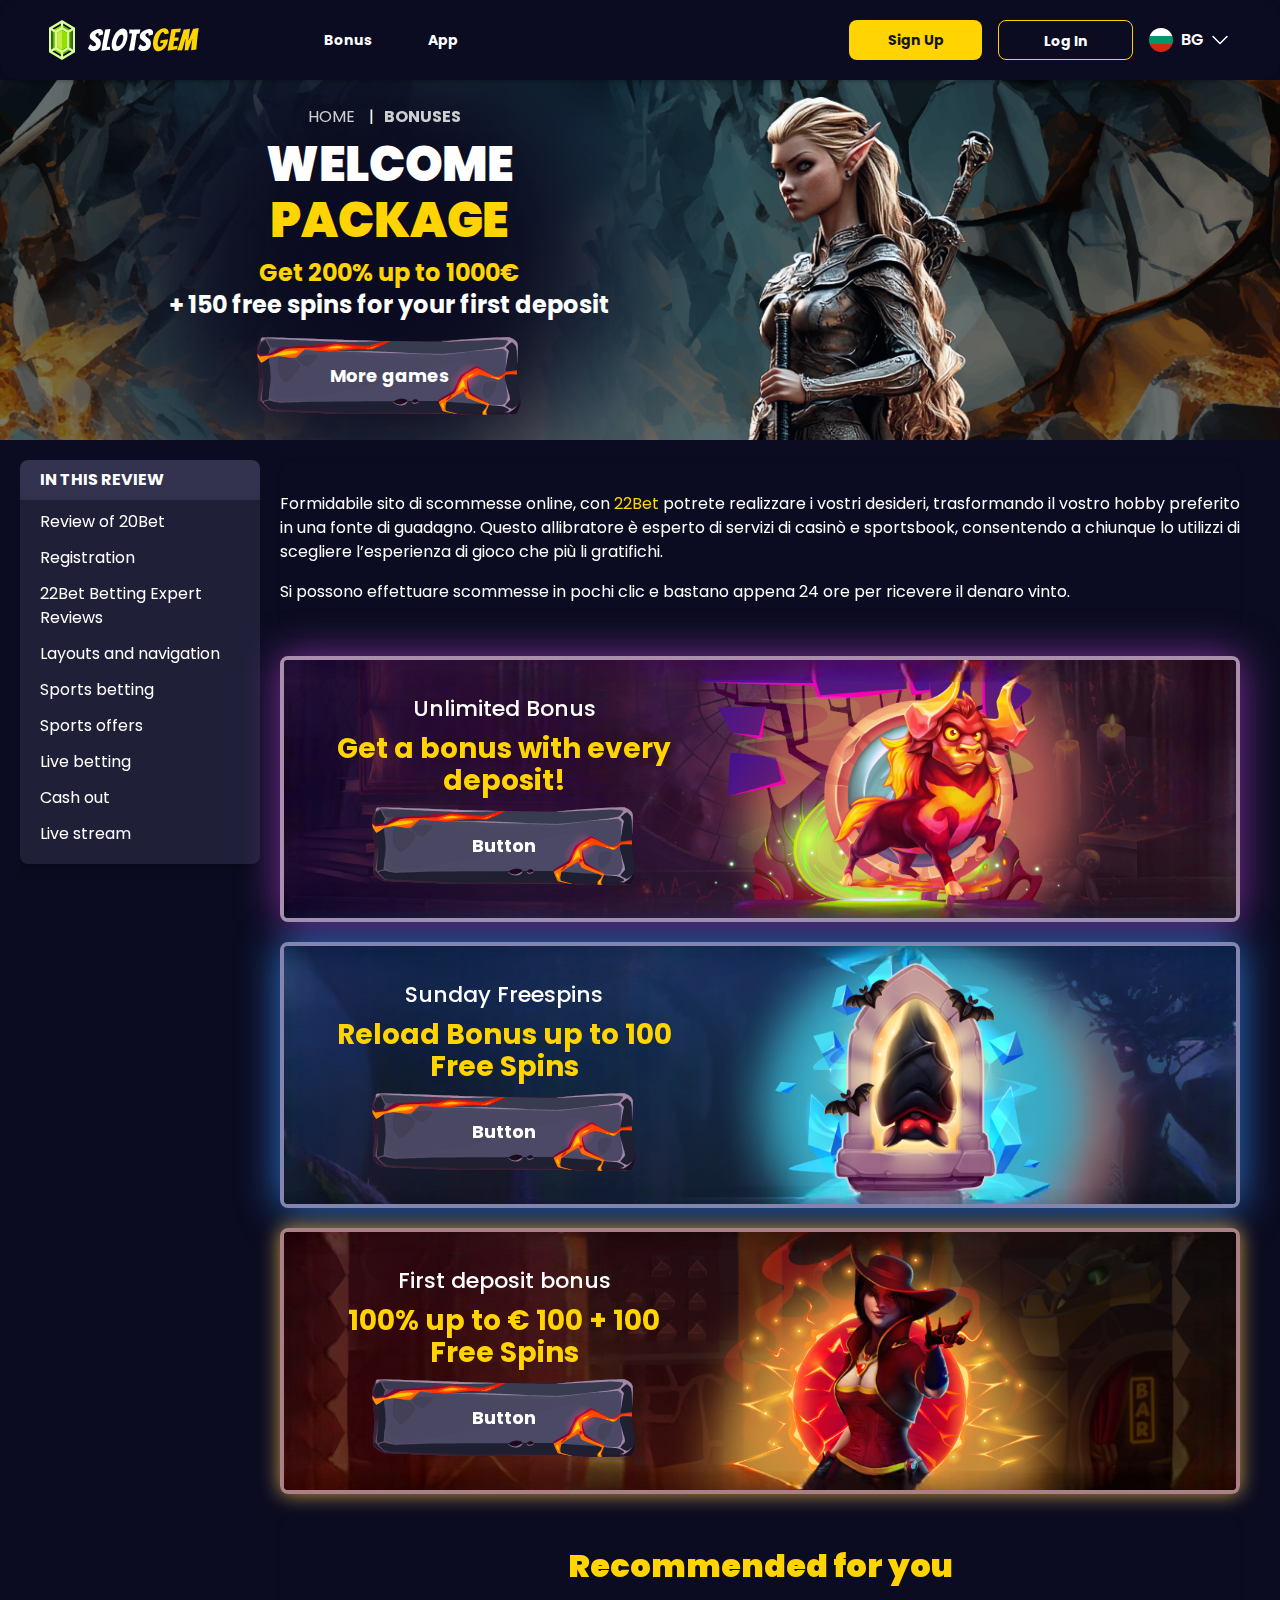
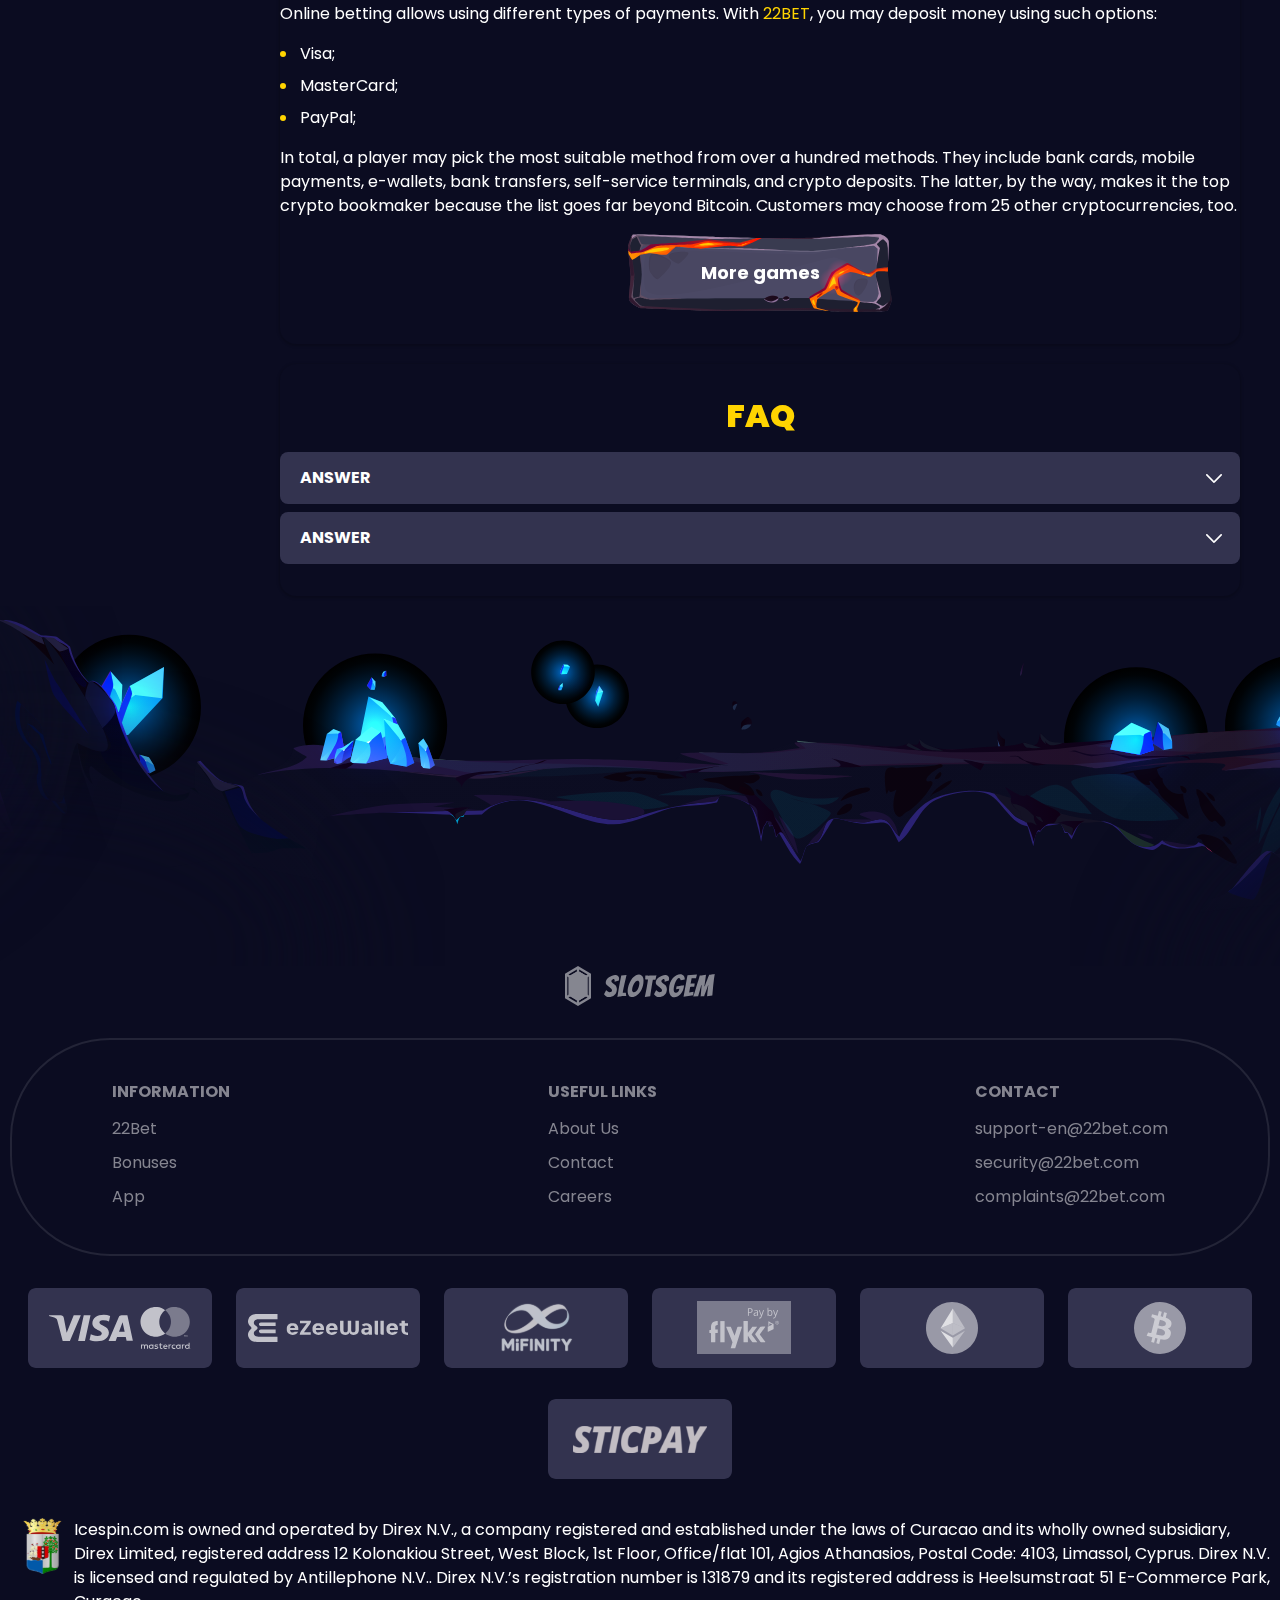
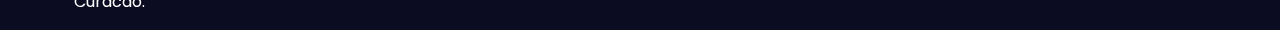
<file: bonuses.html>
<!DOCTYPE html>
<html lang="bg">
  <head>
    <meta charset="UTF-8" />
    <meta name="viewport" content="width=device-width, initial-scale=1.0" />
    <title>Welcome package</title>
    <meta name="description" content="Get 200% up to 1000€
    + 150 free spins for your first deposit" />
    <meta property="og:site_name" content="Slotsgem Casino" />
    <meta property="og:title" content="Welcome package" />
    <meta property="og:type" content="website" />
    <meta property="og:url" content="http://slotgems.bg/" />
    <meta property="og:image" content />
    <meta property="og:image:alt" content />
    <meta property="og:locale" content="bg" />
    <meta property="og:description" content="Get 200% up to 1000€
    + 150 free spins for your first deposit" />
    <link rel="preconnect" href="https://fonts.googleapis.com" />
    <link rel="preconnect" href="https://fonts.gstatic.com" crossorigin />
    <link
    href="https://fonts.googleapis.com/css2?family=Poppins:wght@400;500;600;700;900&family=Roboto&family=Roboto+Condensed:ital,wght@0,100..900;1,100..900&display=swap"
    rel="stylesheet"
  />
    <link rel="stylesheet" href="./css/reset.css" />
    <link rel="stylesheet" href="./css/main.css" />
    <link rel="stylesheet" href="./css/media.css" />
    <link rel="icon" href="./images/Crystal.svg" type="image/svg+xml" />
    <script src="https://code.jquery.com/jquery-3.6.1.min.js" integrity="sha256-o88AwQnZB+VDvE9tvIXrMQaPlFFSUTR+nldQm1LuPXQ=" crossorigin="anonymous"></script>
  </head>
  <body>
    <header class="header">
      <section class="content header__content">
        <a href="./index.html" class="logo header__logo"
          ><img src="./images/Logo.svg" alt="logo" title=""
        /></a>
        <button class="header__btn-menu">
          <svg
            width="16px"
            height="16px"
            viewBox="0 0 16 16"
            xmlns="http://www.w3.org/2000/svg"
          >
            <rect y="0" width="16" height="3" rx="1.5"></rect>
            <rect y="6.5" width="16" height="3" rx="1.5"></rect>
            <rect y="13" width="16" height="3" rx="1.5"></rect>
          </svg>
        </button>
        <nav class="menu header__menu">
          <ul class="header__menu-list">
            <li><a href="#">Bonus</a></li>
            <li><a href="./app.html">App</a></li>
          </ul>
          <div class="header__btn">
            <a
              href="#"
              class="header__button header__button-signin header__btn-signin"
              >Sign Up</a
            >
            <a
              href="#"
              class="header__button header__button-login header__btn-login"
              >Log in
            </a>
          </div>
        </nav>
        <a href="#" class="header__button header__button-signin">Sign Up</a>
        <a href="#" class="header__button header__button-login">Log in </a>
        <a href="#" class="header__country">
          <span>
            <img src="./images/flag.png" alt="flag" title />
          </span>
          <span>bg</span>
        </a>
      </section>
    </header>
    <main class="main">
      <section class="hero hero__content">
        <div class="background hero__background">
          <img src="./images/bonus/bg-bonus.png" alt="hero" title />
        </div>
        <div class="hero__wrap">
          <div class="hero__data hero__data-main">
            <div>
                <ul
                class="breadcrumbs"
                itemscope
                itemtype="https://schema.org/BreadcrumbList"
              >
                <li
                  itemprop="itemListElement"
                  itemscope
                  itemtype="https://schema.org/ListItem"
                >
                  <a href="#" itemprop="item">
                    <span itemprop="name">Home</span></a
                  >
                  <meta itemprop="position" content="1" />
                </li>
                <li
                  itemprop="itemListElement"
                  itemscope
                  itemtype="https://schema.org/ListItem"
                >
                  <a itemprop="item"> <span itemprop="name">Bonuses</span></a>
                  <meta itemprop="position" content="2" />
                </li>
              </ul>
              <h1 class="title general hero__title">
                Welcome </br> <span>package</span>
              </h1>
              <p class="hero__text">
                <span>Get 200% up to 1000€</span>
                + 150 free spins for your first deposit
              </p>
              <a href="#" class="button hero__button">More games</a>
            </div>
          </div>
        </div>
      </section>
      <div class="main__wrapper main__wrapper-bonus">
        <aside class="sidebar sidebar__left">
            <div class="sidebar__desk">In this review</div>
            <ul class="sidebar__list">
              <li><a href="#">Review of 20Bet</a></li>
              <li><a href="#">Registration</a></li>
              <li><a href="#">22Bet Betting Expert Reviews</a></li>
              <li><a href="#">Layouts and navigation</a></li>
              <li><a href="#">Sports betting</a></li>
              <li><a href="#">Sports offers</a></li>
              <li><a href="#">Live betting</a></li>
              <li><a href="#">Cash out</a></li>
              <li><a href="#">Live stream</a></li>
            </ul>
          </aside>  
          <section class="content__wrapper content__wrapper-page">
            <section class="content article">
                <p>Formidabile sito di scommesse online, con <a href="#" class="article__link">22Bet</a> potrete realizzare i vostri desideri, trasformando il vostro hobby preferito in una fonte di guadagno. Questo allibratore è esperto di servizi di casinò e sportsbook, consentendo a chiunque lo utilizzi di scegliere l’esperienza di gioco che più li gratifichi.</p>
                <p>Si possono effettuare scommesse in pochi clic e bastano appena 24 ore per ricevere il denaro vinto.</p>
            </section>
            <section class=" page-nav">
                <div class=" page-nav-desk sidebar__desk js-button-expander ">In this review</div>
             <ul class="page-nav-list sidebar__list js-expand-content ">
               <li><a href="#">Review of 20Bet</a></li>
               <li><a href="#">Registration</a></li>
               <li><a href="#">22Bet Betting Expert Reviews</a></li>
               <li><a href="#">Layouts and navigation</a></li>
               <li><a href="#">Sports betting</a></li>
               <li><a href="#">Sports offers</a></li>
               <li><a href="#">Live betting</a></li>
               <li><a href="#">Cash out</a></li>
               <li><a href="#">Live stream</a></li>
             </ul>
           </section> 
           <section class="page-casino">
            <div class="page-casino-desk sidebar__desk">Cassino</div>
            <ul class="page-casino-cards sidebar__cards">
             <li><a href="#"><img src="./images/main/casino1.png" alt="casino-cards" title></a></li>
             <li><a href="#"><img src="./images/main/casino2.png" alt="casino-cards" title></a></li>
             <li><a href="#"><img src="./images/main/casino3.png" alt="casino-cards" title></a></li>
             <li><a href="#"><img src="./images/main/casino4.png" alt="casino-cards" title></a></li>
             <li><a href="#"><img src="./images/main/casino5.png" alt="casino-cards" title></a></li>
             <li><a href="#"><img src="./images/main/casino6.png" alt="casino-cards" title></a></li>
            </ul>
           </section>
             <section class="content banner banner__bonus">
                <div class="background">
                    <img src="./images/bonus/banner-bonus1.png" alt="banner" title>
                </div>
                <div class="banner__content banner__content-bonus banner__content-bonus-first">
                  <div class="banner__data banner__data-bonus banner__data-bonus-first">
                    <h2 class="title high banner__title">Unlimited Bonus<span>Get a bonus with every deposit!</span></h2>
                    
                    <a href="#" class="button banner__button">Button</a>
                </div>
                </div>
            </section>
             <section class="content banner banner__bonus-first ">
                <div class="background">
                    <img src="./images/bonus/banner-bonus2.png" alt="banner" title>
                </div>
                <div class="banner__content banner__content-bonus banner__content-bonus-sunday">
                  <div class="banner__data banner__data-bonus banner__data-bonus-sunday">
                    <h2 class="title high banner__title">Sunday Freespins <span>Reload Bonus 
                      up to 100 Free Spins</span></h2>
                    
                    <a href="#" class="button banner__button">Button</a>
                </div>
                </div>
            </section> 
         <section class="content banner banner__bonus-last">
                <div class="background">
                    <img src="./images/bonus/banner-bonus3.png" alt="banner" title>
                </div>
                <div class="banner__content banner__content-bonus banner__content-bonus-last">
                  <div class="banner__data banner__data-bonus banner__data-bonus-last">
                  <h2 class="title high banner__title">First deposit bonus<span>100% up to € 100
                    + 100 Free Spins</span></h2>
                  
                  <a href="#" class="button banner__button">Button</a>
              </div>
            </div>
            </section>  
            <section class="content article">
                <h2  class="title high article__title">Recommended for you</h2>
                    <p>Online betting allows using different types of payments. With <a href="#" class="article__link">22BET</a>, you may deposit money using such options:

                    </p>
                    <ul>
                        <li>Visa;</li>
                        <li>MasterCard;</li>
                        <li>PayPal;</li>
                    </ul>
                    <p>In total, a player may pick the most suitable method from over a hundred methods. They include bank cards, mobile payments, e-wallets, bank transfers, self-service terminals, and crypto deposits. The latter, by the way, makes it the top crypto bookmaker because the list goes far beyond Bitcoin. Customers may choose from 25 other cryptocurrencies, too.
                    </p>
                    <a href="#" class="button article__button">More games</a>
            </section>
              <section class="content faq">
                <h2 class="title high faq__title">FAQ</h2>
                <ul class="faq__list" itemscope itemtype="https://schema.org/FAQPage">
                  <li class="faq__item"  itemscope itemprop="mainEntity" itemtype="https://schema.org/Question">
                    <h3 class="title medium faq__subtitle js-button-expander"  itemprop="name">Answer
                     </h3>
                    <div  class="faq__answer js-expand-content" itemscope  itemprop="acceptedAnswer" itemtype="https://schema.org/Answer">
                      <p  itemprop="text">
                        This is Photoshop's version of Lorem Ipsum. Proin gravida nibh vel velit auctor aliquet. Aenean sollicitudin, lorem quis bibendum auctor, nisi elit consequat ipsum, nec sagittis sem nibh id elit. Duis sed odio sit amet nibh vulputate cursus a sit amet mauris. Morbi accumsan ipsum velit. Nam nec tellus a odio tincidunt auctor a ornare odio. 
                      </p>
                    </div>
                  </li>
                  <li class="faq__item"  itemscope itemprop="mainEntity" itemtype="https://schema.org/Question">
                    <h3 class="title medium faq__subtitle js-button-expander"  itemprop="name">Answer</h3>
                    <div class="faq__answer js-expand-content" itemscope  itemprop="acceptedAnswer" itemtype="https://schema.org/Answer">
                      <p  itemprop="text">
                        This is Photoshop's version of Lorem Ipsum. Proin gravida nibh vel velit auctor aliquet. Aenean sollicitudin, lorem quis bibendum auctor, nisi elit consequat ipsum, nec sagittis sem nibh id elit. Duis sed odio sit amet nibh vulputate cursus a sit amet mauris. Morbi accumsan ipsum velit. Nam nec tellus a odio tincidunt auctor a ornare odio. 
                      </p>
                    </div>
                  </li> 
                </ul>
              </section>        
          </section>        
      </div>
    </main>
    <footer class="footer">
        <section class="footer__content">
            <a href="#" class="logo footer__logo"
          ><img src="./images/footer-logo.svg" alt="logo" title=""
        /></a>
        <ul class="footer__menu">
            <li>
              <div>Information</div>
              <ul class="footer__info">
                <li><a href="#">22Bet</a></li>
                <li><a href="#">Bonuses</a></li>
                <li><a href="#">App</a></li>
              </ul>
            </li>
            <li>
              <div>USEFUL LINKS</div>
              <ul class="footer__info">
                <li><a href="#">About Us</a></li>
                <li><a href="#">Contact</a></li>
                <li><a href="#">Careers</a></li>
              </ul>
            </li>
            <li>
              <div>Contact</div>
              <ul class="footer__info">
                <li><a href="#">support-en@22bet.com</a></li>
                <li><a href="#">security@22bet.com</a></li>
                <li><a href="#">complaints@22bet.com</a></li>
              </ul>
            </li>
          </ul>
          <ul class="footer__cards">
            <li><a href="#"><img src="./images/visa.svg" alt="cards" title></a></li>
            <li><a href="#"><img src="./images/ezee.svg" alt="cards" title></a></li>
            <li><a href="#"><img src="./images/mifinity.svg" alt="cards" title></a></li>
            <li><a href="#"><img src="./images/flyk.svg" alt="cards" title></a></li>
            <li><a href="#"><img src="./images/Frame.svg" alt="cards" title></a></li>
            <li><a href="#"><img src="./images/bitcoin.svg" alt="cards" title></a></li>
            <li><a href="#"><img src="./images/sticpay.svg" alt="cards" title></a></li>
          </ul>
          <div class="footer__wrap">
            <img src="./images/footer-frame.svg" alt="logo" title>
            <p>Icespin.com is owned and operated by Direx N.V., a company registered and established under the laws of Curacao and its wholly owned subsidiary, Direx Limited, registered address 12 Kolonakiou Street, West Block, 1st Floor, Office/flat 101, Agios Athanasios, Postal Code: 4103, Limassol, Cyprus. Direx N.V. is licensed and regulated by Antillephone N.V.. Direx N.V.’s registration number is 131879 and its registered address is Heelsumstraat 51 E-Commerce Park, Curacao.</p>
          </div>
        </section>
    </footer>
    
    <script src="./js/expander.js" defer></script>
    <script src="./js/mobile-menu.js" defer></script>
  </body>
</html>
</file>
<file: css/main.css>
body {
  display: block;
  position: relative;
  width: 100%;
  background: #0b0c21;

  font-family: "Poppins", sans-serif;
  font-size: 16px;
  font-weight: 400;
  line-height: 24px;
  text-align: left;
  color: #ffffff;
  overflow-x: hidden;
}

.content {
  display: block;
  position: relative;
  width: 100%;
  max-width: 984px;
  overflow: hidden;
  border-radius: 16px;
  
  box-shadow: 0px 1px 3px 1px #00000033;
  padding: 32px 0;
  margin: 0 auto 20px auto;
}

h1,
h2,
h3,
h4,
.title {
  display: block;
  position: relative;
  font-size: 48px;
  font-weight: 900;
  line-height: 56px;
  text-align: center;
  color: #ffffff;
}

h1,
.title.general {
  text-transform: uppercase;
}

h2,
.title.high {
  display: flex;

  justify-content: center;
  align-items: center;
  font-size: 32px;
  line-height: 40px;
  text-align: center;
  color: #FFD400;

  margin-bottom: 16px;
}

h3,
title.medium {
  font-size: 16px;
  font-weight: 900;
  line-height: 24px;
  text-align: center;
  color: #FFD400;
}

article > *,
.article > *,
.desk > * {
  margin-top: 16px;
}

article > *:first-child,
.article > *:first-child,
.desk > *:first-child {
  margin-top: 0 !important;
}

article > h2,
.article > h2,
.desk > h2 {
  margin-top: 32px;
}

article > h3,
.article > h3,
.desk > h3 {
  margin-top: 16px;
  
}

.button {
  position: relative;
  display: flex;
  align-items: center;
  justify-content: center;
  width: 264px;
  height: 78px;
  background: url(../images/button-register.svg) no-repeat center center /
    contain;
  overflow: hidden;
  font-size: 18px;
  font-weight: 700;
  line-height: 26px;
  text-align: center;
  text-decoration: none;
  color: #ffffff;
  white-space: nowrap;
  cursor: pointer;
  margin: 0 auto;
  transition: all 0.5s;
}

.button:hover {
  transform: scale(1.1);
}

.header__button {
  position: relative;
  min-width: 132px;
  height: 40px;
  font-size: 14px;
  font-weight: 700;
  line-height: 24px;
  text-align: center;
  text-decoration: none;
  text-transform: capitalize;
  border-radius: 8px;
  white-space: nowrap;
  cursor: pointer;
  margin: 0 auto;
  transition: all 0.5s;
}

.header__button-signin {
  background: #ffd400;
  color: #13151b;
  padding: 8px 38.5px;
  margin-left: auto;
  margin-right: 16px;
}

.header__button-signin:hover {
  background: none;
  border: 1px solid #ffd400;
  color: #ffffff;
}

.header__button-login {
  background: none;
  border: 1px solid #ffd400;
  color: #ffffff;
  padding: 8px 44.5px;
  margin-left: 0;
  margin-right: 16px;
}

.header__button-login:hover {
  background: #ffd400;
  color: #13151b;
}

.header,
.main,
.footer {
  display: flex;
  position: relative;
  justify-content: space-between;
  align-items: center;
  width: 100%;
  margin: 0 auto;
}



.background,
.hero__background {
  display: block;
  position: absolute;
  bottom: 0;
  left: 0;
  height: 100%;
  width: 100%;
  overflow: hidden;
}
.background img,
.hero__background img {
  position: relative;
  width: 100%;
  height: 100%;
  object-fit: cover;
  
}
.images img {
  width: 100%;
  height: 100%;
  overflow: hidden;
}

/* -------------------HEADER---------------- */

.header {
  position: fixed;
  top: 0;
  left: 0;
  right: 0;
  background: #0b0c21;
  z-index: 100;
}

.header__content {
  display: flex;
  align-items: center;
  flex-direction: row;
  max-width: 1600px;
  max-height: 80px;
  background: #0b0c21;
  padding: 20px 48px;
  margin-bottom: 0;
}

.logo {
  display: block;
  position: relative;
  flex: 0 0 152px;
  margin-right: 108px;
  padding: 20px 0;
  transition: all 0.5s;
}

.logo:hover {
  transform: scale(1.2);
}

.logo img {
  display: block;
  position: relative;
  width: auto;
  max-height: 40px;
  margin: 0 auto;
}

.header__menu {
  display: flex;
  white-space: nowrap;
  max-height: calc(100vh - 80px);
  overflow-y: auto;
}

.header__menu-list {
  display: flex;
  flex: 1 1 auto;
  flex-direction: row;
  justify-content: center;
  align-items: center;
  white-space: nowrap;
}

.header__menu-list li {
  display: block;
  text-align: left;
  font-size: 14px;
  font-weight: 700;
  line-height: 24px;
  transition: all 0.5s;
}

.header__menu-list li a {
  display: block;
  color: #ffffff;
  padding: 20px 0;
  padding: 8px 16px;
}

.header__menu li a:hover {
  color: #ffd400;
}

.header__menu-list li + li {
  margin-left: 24px;
}

.header__country {
  position: relative;
  display: flex;
    align-items: center;
    gap: 4px;
  color: #ffffff;
  text-transform: uppercase;
  font-weight: 600;
  white-space: nowrap;
  transition: all 0.5s;
  padding: 20px 28px 20px 0;
}

.header__country span {
  display: inline-block;
}

.header__country:hover {
  color: #ffd400;
}

.header__country::after{
  content:'';
  display: block;
  position: absolute;
  right: 0;
  width: 24px;height: 24px;
  background: url(../images/Arrow-flag.svg) no-repeat center center / contain;


}

.header__country img {
  width: 24px;
  height: 24px;
  vertical-align: middle;
  margin-right: 4px;
}
.header__btn {
  display: none;
}
/* -------------- header__btn-menu-----------*/

.header__btn-menu {
  display: block;
  flex: 0 1 auto;
  min-width: 0;
  background: #0b0c21;
  padding: 13px;
  margin-left: 15px;
  order: 3;
}

svg {
  position: relative;
  fill: #ffd400;
  line-height: 1;
  vertical-align: 1;
}

.header__btn-menu {
  display: none;
}

/* ----------main----------- */
.main {
  display: block;
  flex-direction: column;
  top: 80px;
  max-width: 100%;
  padding: 0;
  padding-bottom: 70px;
}

.content__wrapper {
  display: block;
  position: relative;
  max-width: 984px;
  width: 100%;
  flex: 1 1 100%;
  margin: 0 20px auto 20px;
}

.main__wrapper {
  display: flex;
  position: relative;
  flex: 1 1 100%;
  flex: 0 1 calc(100% - 240px * 2 - 10px * 2);
  justify-content: center;
  align-items: stretch;
  max-width: 1600px;
  padding: 20px 20px 0 20px;
  margin: 0 auto;
}
/* ------------hero----------- */

.hero__img img {
  display: block;
  position: relative;
  margin: 0 0 0 auto;
}

.hero {
  position: relative;
  width: 100vw;
  height: 360px;
  background: linear-gradient(
    to right,
    rgba(23, 25, 35, 0.8) 100%,
    rgba(23, 25, 35, 0.6) 40%,
    rgba(23, 25, 35, 0.2) 70%,
    rgba(23, 25, 35, 0.8) 80%
  );
  padding: 0;
  padding-left: calc(50% - (1140px / 2));
  padding-right: calc(50% - (1140px / 2));
  padding-left: calc(50% - (984px / 2));
  padding-right: calc(50% - (984px / 2));
}

.hero__wrap {
  display: flex;
  align-items: center;
  justify-content: space-between;
}

.hero__data {
  display: flex;
  position: relative;
  justify-content: center;
  width: 50%;
  max-width: 482px;
  padding: 25px 20px;
}

.hero__rating,
.hero__text {
  position: relative;
  display: flex;
  justify-content: center;

  margin-bottom: 8px;
}
.hero__rating p {
  font-weight: 600;
  margin-right: 6px;
}
.hero__rating span {
  font-weight: 600;
}

.hero__title span,
.hero__text span {
  color: #ffd400;
}

.hero__text {
  flex-direction: column;
  align-items: center;
  font-size: 24px;
  line-height: 32px;
  font-weight: 700;
  margin-bottom: 16px;
  margin-top: 8px;
}

/* -----------sidebar---------- */
.sidebar {
    position: sticky;
    flex: 0 0 240px;
    top: 100px;
    bottom: 20px;
    align-self: stretch;
    height: calc(100vh - 80px);
    overflow: auto;
  }
  
  .sidebar__left,.sidebar__right  {
    border-radius: 8px;
  }
  
  .sidebar__left-app,.sidebar__left-bonus{
    margin-right: 20px;
  }
  
  .sidebar__desk {
    color: #ffffff;
    background: #33334F;
    text-transform: uppercase;
    text-align: left;
    cursor: pointer;
    padding:8px 20px;
    font-weight: 700;
  }
 
  .sidebar__list {
    padding: 8px 0 16px 0;
    border-bottom-left-radius: 8px;
    border-bottom-right-radius: 8px;
  }
  .sidebar__list, .sidebar__cards  {
    border-bottom-left-radius: 8px;
    border-bottom-right-radius: 8px;
    background: #1F2038;
    box-shadow: 0px 4px 10px 0px #00000040;
    overflow: hidden;
  }
  
  .sidebar__list li a {
    display: block;
    font-size: 16px;
    font-weight: 400;
    line-height: 24px;
    color: #ffffff;
    padding: 2px 20px;
  }
  
  .sidebar__list li +li {
    margin-top: 8px;
  }
  .sidebar__list li a:hover {
    font-weight: 700;
    color:#FFD400;
  }
  .sidebar__cards {
    display: flex;
    flex-direction: row;
    justify-content: center;
    flex-wrap:  wrap;
    gap: 8px;
    padding: 8px;
 
  }

  .sidebar__cards li a img{
    display: block;
    width: 100%;
    height: 100%;
  }
  
  .page-nav {
    display: none;
    padding: 0;
    margin-bottom: 20px; 
    max-width: 984px;
    margin-left: auto;
    margin-right: auto;

  }
  .page-nav-desk{
    position: relative;
    text-align: left;
    border-radius: 8px;
    padding-right: 40px;
    cursor: pointer;
  
  }
   .page-nav-desk::after {
    content: "";
    display: inline-block;
    position: absolute;
   top:50%;
   transform: translateY(-50%);
    right: 19px;
    width: 32px;
    height: 32px;
    background: url(../images/faqDown.svg);
    transition: all 0.5s;
  }
   .page-nav-desk.active::after {
    background: url(../images/faqUp.svg);
    transition: all 0.5s;
  }
  .page-nav-desk.active{
    border-bottom-right-radius: 0;
    border-bottom-left-radius: 0 ;
  }
  .page-nav-list{
    display: none;
    
  }

  .sidebar__list.active {
    display: block;
    max-height: 1000px;
  }

  .page-casino{
    display: none;
    margin-bottom: 20px;
    max-width: 984px;
    margin-left: auto;
    margin-right: auto;
  }
  .page-casino-desk{
    border-top-right-radius: 8px;
    border-top-left-radius: 8px ;
  }
  .page-casino .page-casino-cards {
    justify-content: space-evenly;
  }

 
/* ------about----------- */

 table {
  width: 100%;
  display: flex;
}
.about__group {
  display: flex;
  flex-direction: column;
  width: 50%;
  gap: 4px;

}
.about__group + .about__group {
  margin-left: 20px;
}
 table tr  {
  display: flex;
  padding: 12px 20px ;
  background: #1C1C2B;
  border-radius: 8px;
  white-space: nowrap;

}

table td:first-child {
  width: 50%;
  font-weight: 700;
  
}

table td:last-child {
  width: 50%;
}

/* ------------features------ */

.features__info  {
  display: block;
  position: relative;
  max-width: 482px;
  height: auto;
  
} 
.features__list {
  display: flex;
  gap: 20px;
  justify-content: space-between;
  margin-top: 20px;}

  .features ul li {
    display: flex;
    align-items: center;
   background: #1C1C2B;
   border-radius: 8px;
    padding: 12px 20px 12px 60px;
  }

  .features ul li::before{
    content: '';
    display: block;
    position: absolute;
    width: 20px;
    height: 20px;
    left: 20px;
    background: url(../images/main/features-icon.svg) no-repeat center center / contain;
  }
  
  .features__info ul{
    display: flex;
    flex-direction: column;
    gap: 4px;
  }

.features__info {
  width: 50%;
  
}
/* --------banner------- */
.banner__img {
  position: relative;
}

.banner__data {
  position: relative;
  display: flex;
    flex-direction: column;
    align-items: center;
  max-width: 360px;
  padding-bottom: 33px;
}
.banner{
    max-height: 280px;
    border: 4px solid #8385AF;
    border-radius: 8px;
    box-shadow: 0px 0px 40px 0px #3793FFC2;

    padding: 33px 40px;
    display: flex;
    align-items: center;
   
}
.banner__content{
    position: relative;
    display: flex;
    align-items: center;
}
.banner__data .banner__title{
    display: flex;
    flex-direction: column;
    font-size: 24px;
    line-height: 32px;
    font-weight: 700;
    color:#ffffff;
    margin-bottom: 16px;
}
.banner__data  .banner__title span{
    font-size: 32px;
    line-height: 40px;
    font-weight: 900;
    color: #FFD400;
    margin-top: 8px;
}

/* -----------article----------- */
.article__link{
    color: #FFD400;
}

.article li{
    position: relative;
    padding-left: 20px;
}

.article li::before{
    content:"";
    display: block;
    position: absolute;
    width: 6px;
    height: 6px;
    left: 0;
    top:50%;
    border-radius: 50%;
    transform: translateY(-50%);
    background: #FFD400
}
.article li + li{
    margin-top: 8px;
}

.article__button{
    margin-top: 16px;
}

.article h3{
  color: #FFD400;
}

/* ------------ratings---------- */
.ratings__list {
  margin-top: 16px;
  display: flex;
  justify-content: space-between;
  flex-wrap: wrap;
  gap: 8px;
  margin-bottom: 16px;
}

.ratings__list li {
  position: relative;
  display: flex;
  justify-content: center;
  flex-direction: column;
  width: calc(50% - 10px);
  background: #1C1C2B;
  
 
  border-radius: 12px;
  padding:12px 16px;
}

.ratings__info {
  display: flex;
  justify-content: space-between;
  align-items: center;
  font-size: 15px;
  line-height: 22.5px;
  font-weight: 700;
  color: #ffffff;
  margin-bottom: 16px;
}

.ratings__data span:nth-child(3) {
  font-weight: 400;
}


.ratings__img img{
  
  width: 20px;
  height: 20px;
}



.ratings__list .ratings__img span {
all: unset;
display: block;
height: 8px;
background: #FFF72E;
border-radius: 8px;
}

.ratings p{
  font-weight: 700;
  font-size: 20px;
  line-height: 30px;text-align: center;
  
}
  /* --------------faq--------------- */

.faq__subtitle {
    position: relative;
    font-weight: 700;
     font-size: 16px;
     line-height: 24px;
    text-align: left;
    text-transform: uppercase;
    background: #33334F;
    border-radius: 8px;
    color: #FFffff;
    cursor: pointer;
    padding: 14px 68px 14px 20px;
  }
  
  .faq__list li + li {
    margin-top: 8px;}
  
  
  .faq__subtitle::after {
    content: "";
    display: block;
    position: absolute;
    top: 50%;
    transform: translateY(-50%);
    right: 10px;
    width: 32px;
    height: 32px;
    background: url(../images/faqDown.svg);
    transition: all 0.5s;
  }
  

  .js-expand-content {
    display: none;
    overflow: hidden;
  }
  /*  */
  
  .js-expand-content.expanded {
    height: 100%;
  }
   
  .faq__subtitle.active::after{
    background: url(../images/faqUp.svg);
    transition: all 0.5s;
  }
 
  .faq__subtitle.active {
     border-bottom-right-radius: 0;
     border-bottom-left-radius: 0;
  }
  .faq__answer {
    background: #1F2038;
    
    border-bottom-right-radius: 6px;
     border-bottom-left-radius: 6px;
    padding: 16px 20px;
  } 

  .faq{
    margin-bottom: 0;
  }

  /* ---------main__arrow------ */
.main__arrow {
    display: block;
    position: fixed;
    width: 42px;
    height: 42px;
    right: 20px;
    bottom: 20px;
    background: url(../images/main/ArrowUp.svg) no-repeat center center / contain;
    z-index: 100;
  }

/* ---------footer-------------- */
.footer__content{
    display: flex;
    flex-direction: column;
    align-items: center;
    gap: 32px;
    max-width: 1600px;
    /* padding:0 32px 43px 32px;  */
    margin-left: auto;
    margin-right: auto; 
    padding: 0 10px 16px 10px; 
}

.footer{
    display: flex;
    flex-direction: column;
    margin-top: 20px; 
}

.footer::before{
    content: "";
    width: 100vw;
    height: 360px;
    background: url(../images/border.svg);
}

.footer__logo {
    display: flex;
    max-height: 40px;
    padding: 0;
    margin: 0 auto;
    flex:0;
}

.footer__logo img {
    display: block;
}
  .footer__menu{
    display: flex;
    justify-content: space-between;
    background: none;
   border-radius: 100px;
   border: 2px solid #232437;
    padding: 16px 260px;
  }
  
  .footer__menu li div {
    font-weight: 700;
    text-transform: uppercase;
    color: #858590;
    cursor: pointer;
    margin-bottom: 8px;}
  
    .footer__menu li div:hover{
        color:#FFD400;    
    }

    .footer__info li a {
      color: #858590;
      display: block;
      padding: 5px 0;
      transition: all 0.5s;
      white-space: nowrap;
    }

    .footer__info li a:hover {
      color:#FFD400;
    }

    .footer__cards{
        display: flex;
        flex-wrap: wrap;
        justify-content: center;
        gap: 24px
    }
    .footer__cards li a{
        display: block;
    }

    .footer__cards li{
        transition: all 0.5s;
    }

    .footer__cards li:hover{
        transform: scale(1.1);
      
    }

    .footer__cards img {
      width: 100%; 
    height: auto;  
    }

    .footer__wrap{
        display: flex;
        justify-content: space-between;
        align-items: flex-start;
    }
    .footer__wrap img{
        display: block;
        width: 64px;
        height: 56px;
    }
  /* ---------BONUS PAGE-------------- */
.breadcrumbs {
    display: flex;
    text-align: center;
    justify-content: center;
    margin-bottom: 8px;
    white-space: nowrap;
  }
  
  .breadcrumbs li:not(:last-child) a {
    padding-left: 0;
  }
  
  .breadcrumbs li a {
    font-size: 16px;
    font-weight: 400;
    line-height: 24px;
    color: #ffffff;
    opacity: 0.8;
    text-transform: uppercase;
    padding: 10px;
  }
  
  .breadcrumbs li:first-child a:hover {
    color: #ffd400;
  }
  
  .breadcrumbs li:last-child a {
    font-weight: 700;
  }
  
  .breadcrumbs > li:not(:last-child):after {
    content: "|";
    position: relative;
  }

.banner__bonus{
    border: 4px solid #AA8FAD;
    box-shadow: 0px 0px 40px 0px #7E2F99;
}
.banner__bonus-first{
  border: 4px solid #8385AF;
  box-shadow: 0px 0px 40px 0px #3793FFC2;
}

.banner__bonus-last{
    border: 4px solid #A88086;
    box-shadow: 0px 0px 20px 0px #F7BE4ECC;
}



/* -----------app-page------------ */

.banner__app{
    max-height: 200px;
    padding: 68px 112px;
}
.banner-btn{
    width: 233px;
    height: 64px;
    background: #FFD400;
    font-size: 24px;
    font-weight: 900;
    line-height: 32px;
    border-radius: 8px;
    text-transform: uppercase;
    box-shadow: 0px 0px 20px 0px #F7BE4ECC;color:#13151B;
    padding: 16px 24px ;
    margin: 0;
}

.banner__data-app{
  position: relative;
    display: flex;
    flex-direction: row;
    justify-content: flex-start;
    align-items: center;
    top: 40%;
    transform: translateY(-33%);
    position: relative;
    gap: 112px;
    padding-top: 30px;
    z-index: 3;
}
.image-app{
 display: block;
 top: 0;
 right: 0;
 position: absolute;
z-index: 1;}

.banner__logo{
    margin-right: auto;
    margin-right: 0;
}

.main__wrapper-bonus, .main__wrapper-app {
    justify-content: flex-start;
    align-items: flex-start;
}
</file>
<file: css/media.css>
@media screen and (max-width: 1473px) {
    .banner__images-smoke{
        right: -35px;top: -20px;
    }
}

@media screen and (max-width: 1418px) {
    .banner__images-smoke{
       right: -85px;
       top: 0;
    }
}

@media screen and (max-width: 1393px) {
    .features__list{
        display: block;
    }
    .features .features__info{
        width: 100%;
        max-width: 100%;
    }
    .features__info  + .features__info {
    margin-top: 4px;
    }
    .about__table{
      display: block;
    }
    .about__group + .about__group {
        margin-left: 0;
        margin-top: 4px;
    }
    .about__group {
        width: 100%;
        max-width: 100%;
    }
    .footer__menu{
        padding-left: 100px;padding-right: 100px;
    }
    
}
@media screen and (max-width: 1366px) {
.table tr td:nth-child(3) {
    flex: 0 1 50px;}}

@media screen and (max-width: 1310px) {
    .banner__data{
        padding-bottom: 0;
    }
}

@media screen and (max-width: 1261px) {
    .sidebar__left{
        display: none;
    }
    .page-nav{
        display: block;
    }
    .banner__data .banner__title {
        font-size: 22px;
        line-height: 28px;
    }
    .banner__data .banner__title span {
        font-size: 28px;
        line-height: 35px;
        font-weight: 700;
    }
}
@media screen and (max-width: 1125px) {
    
    .page-casino{
        display: block;
    }    
}

@media screen and (max-width: 1125px) {

.sidebar__right{
    display: none;
}}

@media screen and (max-width: 958px) {
    .hero__wrap{
        display: block;
        display: flex;
        flex-direction: column;
        align-items: start;
    }
    .hero__data{
        width: 100%;
        left: 0;
        z-index: 3;
    }
    .hero__img{
        position: absolute;
        top: 0;
        right: 0;   
    }
    .hero__img img{
        z-index: 1;
    }
}

@media screen and (max-width: 905px) {
    /* -------------------------- */
    .header__menu {
      display: none;
    }
  .header__btn-menu {
      display: block;
      background: #0b0c21;
      border: 1px solid #ffd400;
  
      border-radius: 8px;
    }
    .header__btn-menu.active {
      background: #0b0c21;
    }
  
    .header__btn-menu svg {
      display: block;
      margin: 0;
    }
    .header__btn-menu svg rect {
      transform-origin: 50% 50%;
      transition: all 0.5s;
    }
  
    .header__btn-menu.active svg rect:nth-child(1) {
      x: -2px;
      y: 6px;
      width: 20px;
      transform: rotate(225deg);
    }
  
    .header__btn-menu.active svg rect:nth-child(3) {
      opacity: 0;
    }
  
    .header__btn-menu.active svg rect:nth-child(2) {
      x: -2px;
      y: 6px;
      width: 20px;
      transform: rotate(135deg);
    }
  
    .header__menu {
      display: none;
      position: fixed;
      top: 67px;
      left: 0;
      width: 100%;
      height: 0;
      overflow: hidden;
      background: #0b0c21;
      text-align: center;
      opacity: 0;
      padding: 20px 50px;
      transition: height 0.5s ease, opacity 0.5s ease;
      z-index: 100;
      overflow-y: auto;
      display: block
    }
  
    .header__menu.active {
      display: block;
      height: 100vh;
      opacity: 1;
    }
    .header {
      z-index: 101;
    }
    .header__menu ul {
      display: flex;
      flex-direction: column;
      justify-content: center;
      text-align: center;
      margin-bottom: 16px;
    }
    .header__menu ul li {
      font-size: 14px;
      white-space: nowrap;
    }
  
    .header__menu-list li + li {
      margin-left: 0;
    }
  
    .header__menu ul li + li {
      margin-top: 10px;
    }
    .menu ul {
      gap: 5px;
    }
  
    .menu ul li:not(:last-child) {
      margin-right: 0;
    }
  
    .menu ul li a {
      padding-top: 5px;
      padding-bottom: 5px;
    }
  
    .header__btn {
      display: inline-block;
    }
  
    .header__btn a.header__btn-login,
    .header__btn a.header__btn-signin {
      display: block;
      min-width: 220px;
      margin-top: 16px;
      margin-right: 0;
      padding-left: 20px;
      padding-right: 20px;
    }
    .header__btn a.header__btn-signin {
      margin-top: 0;
    }
  
    /* ----------------------- */

    .content__wrapper{
        margin-right: 0;
        margin-left: 0;
    }

}
@media screen and (max-width: 797px) {
.header__content{
        padding: 15px 20px;
    }
}

@media screen and (max-width: 777px) {
    .hero__data{
        background: rgba(0,0,0,0.5);
        max-width: 100%;
    }
    .background img, .hero__background img{
        object-position: 90%;
    }
    .footer__menu{
        padding-left: 50px;
        padding-right: 50px;
    }
}

@media screen and (max-width: 744px) {
    .page-casino .page-casino-cards {
        width: 100%;
        justify-content: start;
    }
    .page-casino-cards li{
        flex:0 0  calc(25% - 8px);
        max-width: calc(25% - 8px);
    }
    
}

@media screen and (max-width: 738px) {
    .rating__table img {
        width: 28px;}
    .header__button-signin{
        display: none;
    }
    .header__ligo{
        margin-right: auto;
    }
    .header__logo{
        margin-right: auto;
    }  
}

@media screen and (max-width: 700px) {
    .banner__content{
        flex-direction: column;
    }
    .banner__data{
        z-index: 3;
        max-width: 100%;
        background: rgba(0,0,0,0.5);
        border-radius: 8px;
        padding: 30px;
    }
    .background img, .hero__background img{
        object-position: 85%;
    }
    .rating__table img {
        width: 22px;}
   
    .banner__img{
        position: absolute;
        z-index: 1;
        top: 0;
        right: 25%;
    }
    
    .banner__img img {
        top: -10px;
        
    }
    .banner__images-smoke{
        display: none;
    }
}

@media screen and (max-width: 694px) {
    
    .footer__menu{
        flex-direction: column;  
    }
    .footer__menu li{
        text-align: center;
     }
     .footer__cards{
        gap:16px;
     }
     .footer__cards li {
        flex: 1 1 calc(33.333% - 16px); 
        max-width: calc(33.333% - 16px);}


        .hero__background img{
            object-position: 60%;
        }    
}

@media screen and (max-width: 640px) {
   

    .ratings__list{
        flex-direction: column;
    }
    .ratings__list li{
        width: 100%;
    }
}

@media screen and (max-width: 628px) {
    .rating__table img {
        width: 18px;}
  .page-casino-cards li{
        flex:0 0  calc(33.333% - 8px);
        max-width: calc(33.333% - 8px);
    }
}
@media screen and (max-width: 512px) {
    .page-casino .page-casino-cards{
        justify-content: space-evenly;
    }    
}

@media screen and (max-width: 590px) {
   
    table td:first-child, .table tr td:nth-child(3){ 
        font-weight: 500;
    }
    .rating__table img {
        width: 16px;}
}

@media screen and (max-width: 574px) {
    .table tr td:nth-child(3){
        display: none;
    }
}

@media screen and (max-width: 501px) {
    .header__button-login{
        display: none;
    }
    .header__logo{
        flex:  0 0 120px;
    }
    .footer__cards li {
        flex: 1 1 calc(50% - 16px); 
        max-width: calc(50% - 16px);}
    
}

@media screen and (max-width: 491px) {
    .hero__title{
       font-size: 36px;
       font-weight: 700;line-height: 40px; 
    }
    .hero__data{
        padding: 28px 20px;
    }
    .hero__text{
        font-size: 28px;
        font-weight: 600;
        line-height: 30px;
        text-align: center;
    }
    .table tr td:nth-child(1) {
        flex: 0 0 150px;
    font-size: 14px;}

    .rating__table img {
        width: 15px;
    }
    .rating__table tr {
        padding: 10px;
    }    
}

@media screen and (max-width: 473px) {
    .hero__img img{
        min-height: 360px;
        max-height: 360px;
        max-height: 100%;
    }
    
}

@media screen and (max-width: 454px) {
    .about__group tr td:first-child{
        width: 60%;
    }
    .about__group tr td:last-child{
        width: 40%;
    }
}

@media screen and (max-width: 445px) {
    .banner{
        padding: 0;
    }
    .banner__content{
        bottom: 0;

    }
    .banner__data{
        padding: 20px;
    }
    .banner__button{
        width: 220px;
    }
    .footer__wrap{
        flex-direction: column;
       align-items: center;
       gap:16px;
    }
    .footer__wrap p {
        text-align: center;
    }  
}

@media screen and (max-width: 430px) {
    .rating__table img {
        display: none;
    }
    table tr td:nth-child(1){
        font-weight: 700;
    }
   .rating__table table tr td:nth-child(3){
        display: block;
        font-weight: 700;
    }
}

@media screen and (max-width: 395px) {
    

    .page-casino-cards li{
        flex:0 0  calc(50% - 8px);
        max-width: calc(50% - 8px);
    }  
}

@media screen and (max-width: 454px) {
    .about__group tr td:first-child{
        width: 65%;
    }
    .about__group tr td:last-child{
        width: 35%;
    }
}


@media screen and (max-width: 369px) {
    table tr td{
        width:40%;}

        table tr td:first-child{
            width: 60%;
        }

        .about__group tr{
            padding-left: 12px;
            padding-right: 12px;
        }

        .about__group tr td:first-child{
            font-weight: 500;
            font-size: 14px;
        }
        .about__group tr td:last-child{
            font-size: 14px;
        }

        .about__group tr td:first-child{
            width: 63%;
        }
        .about__group tr td:last-child{
            width: 37%;
        }
    }

  .banner__data .banner__title{
    font-size: 22px;
    font-weight: 500;
    margin-bottom: 10px;
  }
  .banner__data .banner__title span{
    font-size: 28px;
    font-weight: 700;
    line-height: 32px;
  }
  .footer__menu{
    padding-top: 40px;
    padding-bottom: 40px;
  }
      
@media screen and (max-width: 350px) {
    .hero__data{
        padding: 28px 10px;
    }

    .hero__title{
        font-size: 32px;}

        .hero__text{
            font-size: 24px;
            font-weight: 500;}

            .ratings p {
                font-weight: 500;
            }

            

}




/* -----------bonus-page----------- */

@media screen and (max-width: 1261px) {
    .content__wrapper-page{
        max-width: 100%;
    }
}

@media screen and (max-width: 1125px) {
    .main__wrapper-bonus, .main__wrapper-app{
 justify-content: center;
    }   
}

@media screen and (max-width: 693px) {
    .banner__img-bonus img{
        left: 50%;
    }
}

@media screen and (max-width: 693px) {
    .banner__data-bonus{
        padding: 30px 10px;

    }
}



@media screen and (max-width: 628px) {
    .banner__data-bonus-sunday{
        padding: 10px;
    }
    

}

@media screen and (max-width: 608px) {
    
    .banner__data-bonus-first{
        padding: 10px;
    }
}

@media screen and (max-width: 600px) {
    .banner__data-bonus-last{
        padding: 10px;
    }
    
}

@media screen and (max-width: 464px) {
    .banner__bonus {
        padding: 35px 20px ;
    }
    .banner__img-bonus img {
        left: 30%;}

}

@media screen and (max-width: 444px) {
 
    .banner__content-bonus-first{
        padding: 0;
    }
    .banner__bonus {
         padding: 0}
}

/* -----------app-page----- */           
@media screen and (max-width: 777px) {
   
    .background-app img{
        object-position: 100%;
    }
                }             

@media screen and (max-width: 714px) {
.banner__logo{
    margin-right: 0;
    flex: 0;
}

}

@media screen and (max-width: 489px) {
.banner__app{
    padding: 68px 20px;
}

.banner__data-app {
    justify-content: center}
}

@media screen and (max-width: 395px) {
    .banner__logo{
        margin-left: auto;
    }

    .background-app img{
        object-position: 80%;
    }
                }
</file>
